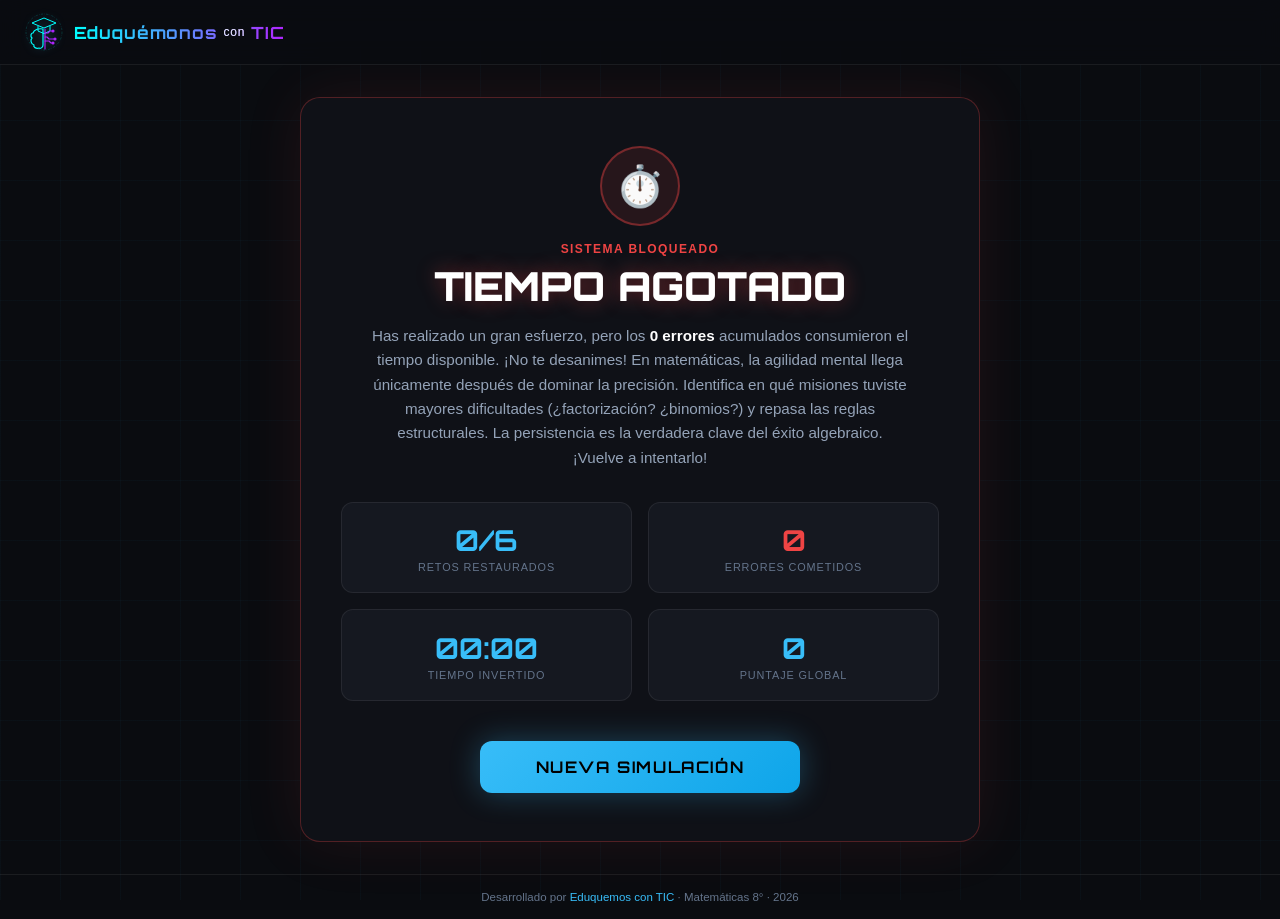
<file: cierre.html>
<!DOCTYPE html>
<html lang="es" data-theme="dark">
<head>
  <meta charset="UTF-8" />
  <meta name="viewport" content="width=device-width, initial-scale=1.0" />
  <title>Misión Finalizada — Escape Room Algebraico</title>

  <link href="https://api.fontshare.com/v2/css?f[]=satoshi@400,500,700&display=swap" rel="stylesheet">
  <link rel="preconnect" href="https://fonts.googleapis.com">
  <link rel="preconnect" href="https://fonts.gstatic.com" crossorigin>
  <link href="https://fonts.googleapis.com/css2?family=Orbitron:wght@700;900&display=swap" rel="stylesheet">

  <style>
    *, *::before, *::after { box-sizing: border-box; margin: 0; padding: 0; }
    html { -webkit-font-smoothing: antialiased; scroll-behavior: smooth; }

    :root {
      --bg: #0a0c10; --surface: #0f1117; --surface-2: #151820; --border: rgba(255,255,255,0.07);
      --accent: #38BDF8; --accent-2: #818CF8; --gold: #F59E0B; --green: #34D399; --red: #EF4444;
      --text: #e2e8f0; --muted: #64748b; 
      --font-body: 'Satoshi', sans-serif; --font-mono: 'Orbitron', monospace;
      --radius: 12px; --radius-lg: 20px;
    }

    body {
      font-family: var(--font-body); background: var(--bg); color: var(--text);
      min-height: 100dvh; display: flex; flex-direction: column; overflow-x: hidden;
    }

    .bg-grid {
      position: fixed; inset: 0; z-index: 0;
      background-image: linear-gradient(rgba(56,189,248,.03) 1px, transparent 1px),
                        linear-gradient(90deg, rgba(56,189,248,.03) 1px, transparent 1px);
      background-size: 60px 60px; pointer-events: none;
    }

    /* ── HEADER PREMIUM ── */
    header {
      position: sticky; top: 0; z-index: 100;
      display: flex; align-items: center; justify-content: space-between;
      padding: 0.75rem 1.5rem;
      background: rgba(10,12,16,0.88); backdrop-filter: blur(12px);
      border-bottom: 1px solid var(--border);
    }
    .header-left { display: flex; align-items: center; gap: 1rem; }
    .logo-link { display: flex; align-items: center; gap: 0.6rem; text-decoration: none; }
    
    /* Configuración específica para el SVG en el Header */
    .logo-svg { 
      width: 40px; 
      height: 40px; 
      display: block;
      filter: drop-shadow(0 0 4px rgba(56,189,248,0.3));
    }
    
    .logo-text {
      font-family: var(--font-mono); font-size: 1.05rem; font-weight: 700; letter-spacing: 0.05em;
      background: linear-gradient(90deg, #00FFFF, #B026FF);
      -webkit-background-clip: text; -webkit-text-fill-color: transparent;
      display: flex; align-items: center;
    }
    .logo-text span {
      font-family: var(--font-body); font-size: 0.75rem; font-weight: 500;
      color: #E2E8F0; -webkit-text-fill-color: #E2E8F0;
      margin: 0 0.35rem; text-transform: lowercase;
    }

    main {
      position: relative; z-index: 1; flex: 1;
      display: flex; flex-direction: column; align-items: center; justify-content: center;
      padding: 2rem 1.5rem; gap: 1.5rem;
    }

    .card {
      width: 100%; max-width: 680px; 
      background: var(--surface); border: 1px solid var(--border);
      border-radius: var(--radius-lg); overflow: hidden;
      box-shadow: 0 0 50px rgba(0,0,0,0.4);
      text-align: center;
      animation: fade-up 0.8s ease both;
    }

    /* Variantes de estado */
    .card.success { border-color: rgba(52,211,153,0.3); box-shadow: 0 0 60px rgba(52,211,153,0.1); }
    .card.warning { border-color: rgba(245,158,11,0.4); box-shadow: 0 0 60px rgba(245,158,11,0.1); }
    .card.timeout { border-color: rgba(239,68,68,0.3); box-shadow: 0 0 60px rgba(239,68,68,0.1); }

    .card-body { padding: 3rem 2.5rem; display: flex; flex-direction: column; align-items: center; }

    .icon-wrap {
      width: 80px; height: 80px; border-radius: 50%;
      display: flex; align-items: center; justify-content: center;
      font-size: 2.5rem; margin-bottom: 1rem; border: 2px solid;
    }
    .success .icon-wrap { background: rgba(52,211,153,0.1); border-color: rgba(52,211,153,0.4); color: var(--green); }
    .warning .icon-wrap { background: rgba(245,158,11,0.1); border-color: rgba(245,158,11,0.4); color: var(--gold); }
    .timeout .icon-wrap { background: rgba(239,68,68,0.1); border-color: rgba(239,68,68,0.4); color: var(--red); }

    .eyebrow {
      font-size: 0.75rem; font-weight: 700; letter-spacing: 0.12em; text-transform: uppercase;
      color: var(--muted); margin-bottom: 0.5rem;
    }
    .success .eyebrow { color: var(--green); }
    .warning .eyebrow { color: var(--gold); }
    .timeout .eyebrow { color: var(--red); }

    .titulo {
      font-family: var(--font-mono); font-size: clamp(1.8rem, 4vw, 2.5rem); line-height: 1.1;
      margin-bottom: 1rem; font-weight: 900; color: #fff;
    }
    .success .titulo { text-shadow: 0 0 20px rgba(52,211,153,0.4); }
    .warning .titulo { text-shadow: 0 0 20px rgba(245,158,11,0.4); }
    .timeout .titulo { text-shadow: 0 0 20px rgba(239,68,68,0.4); }

    .mensaje { font-size: 0.95rem; line-height: 1.6; color: #94a3b8; margin-bottom: 2rem; max-width: 540px; }
    .mensaje strong { color: #fff; }

    /* Stats Globales (Grilla de 4) */
    .stats-global {
      display: grid; grid-template-columns: 1fr 1fr; gap: 1rem; width: 100%; justify-content: center; margin-bottom: 2.5rem;
    }
    .stat-box {
      background: var(--surface-2); border: 1px solid var(--border);
      border-radius: var(--radius); padding: 1.2rem;
    }
    .stat-val { font-family: var(--font-mono); font-size: 1.8rem; font-weight: 700; color: var(--accent); margin-bottom: 0.2rem; }
    .success .stat-box .stat-val { color: var(--green); }
    .warning .stat-box .stat-val { color: var(--gold); }
    .stat-lbl { font-size: 0.68rem; color: var(--muted); text-transform: uppercase; letter-spacing: 0.08em; }

    .error-val { color: var(--red) !important; }

    /* Botón */
    .btn {
      display: inline-flex; align-items: center; justify-content: center; gap: 0.75rem;
      padding: 1rem 2rem; font-family: var(--font-mono); font-size: 1rem; font-weight: 700;
      letter-spacing: 0.1em; text-transform: uppercase; border: none; border-radius: var(--radius);
      cursor: pointer; transition: 0.2s ease; width: 100%; max-width: 320px;
    }
    .success .btn {
      background: linear-gradient(135deg, var(--green) 0%, #10b981 100%); color: #000;
      box-shadow: 0 0 30px rgba(52,211,153,0.3);
    }
    .warning .btn {
      background: linear-gradient(135deg, var(--gold) 0%, #d97706 100%); color: #000;
      box-shadow: 0 0 30px rgba(245,158,11,0.3);
    }
    .timeout .btn {
      background: linear-gradient(135deg, var(--accent) 0%, #0ea5e9 100%); color: #000;
      box-shadow: 0 0 30px rgba(56,189,248,0.3);
    }
    .btn:hover { transform: translateY(-2px); filter: brightness(1.1); }

    footer {
      position: relative; z-index: 1; text-align: center; padding: 1rem;
      font-size: 0.72rem; color: var(--muted); border-top: 1px solid var(--border);
    }
    footer span { color: var(--accent); }

    @keyframes fade-up { from {opacity:0; transform:translateY(20px)} to {opacity:1; transform:translateY(0)} }

    @media (max-width: 520px) {
      .card-body { padding: 2rem 1.25rem; }
      .stats-global { grid-template-columns: 1fr; }
      header{padding:.75rem .8rem} .logo-text span { display: none; }
    }
  </style>
</head>
<body>

  <div class="bg-grid" aria-hidden="true"></div>

  <!-- ── HEADER PREMIUM ── -->
  <header>
    <div class="header-left">
      <a href="index.html" class="logo-link">
        
        <!-- ÍCONO SVG CEREBRO-CIRCUITO -->
        <svg class="logo-svg" viewBox="50 50 200 200" xmlns="http://www.w3.org/2000/svg">
          <g>
            <circle cx="150" cy="150" r="90" fill="none" stroke="#00FFFF" stroke-width="2" stroke-dasharray="12 6 3 6" opacity="0.4"/>
            <path d="M 150 80 L 90 105 L 150 130 L 210 105 Z" fill="none" stroke="#00FFFF" stroke-width="5" stroke-linejoin="round"/>
            <path d="M 120 120 V 145 L 150 158 L 180 145 V 120" fill="none" stroke="#00FFFF" stroke-width="5" stroke-linejoin="round"/>
            <g stroke="#00FFFF" stroke-width="6" fill="none" stroke-linecap="round" stroke-linejoin="round">
              <path d="M 145 135 C 120 130, 100 140, 95 155 C 85 155, 80 170, 90 180 C 80 190, 85 210, 100 215 C 95 225, 110 235, 125 230 C 135 235, 145 225, 145 215 Z"/>
            </g>
            <g stroke="#B026FF" stroke-width="5.5" fill="none" stroke-linecap="round" stroke-linejoin="round">
              <path d="M 155 135 V 235"/>
              <path d="M 155 155 H 170 L 180 145 H 195"/> <circle cx="195" cy="145" r="5" fill="#B026FF"/>
              <path d="M 155 175 H 165 L 175 185 H 205"/> <circle cx="205" cy="185" r="5" fill="#B026FF"/>
              <path d="M 155 195 H 175 L 185 205 H 195"/> <circle cx="195" cy="205" r="5" fill="#B026FF"/>
            </g>
          </g>
        </svg>

        <!-- TEXTO DEL LOGO -->
        <span class="logo-text">Eduquémonos<span>con</span>TIC</span>
      </a>
    </div>
  </header>

  <main>
    <div id="resultado-card" class="card" role="main">
      <div class="card-body">

        <div class="icon-wrap" id="icon-resultado">🏆</div>

        <p class="eyebrow" id="text-eyebrow">Evaluación del Sistema</p>
        <h1 class="titulo" id="text-titulo">Calculando...</h1>

        <p class="mensaje" id="text-mensaje">Analizando el registro de eventos...</p>

        <!-- Stats -->
        <div class="stats-global">
          <div class="stat-box">
            <div class="stat-val" id="stat-retos">0/6</div>
            <div class="stat-lbl">Retos Restaurados</div>
          </div>
          <div class="stat-box">
            <div class="stat-val error-val" id="stat-errores">0</div>
            <div class="stat-lbl">Errores Cometidos</div>
          </div>
          <div class="stat-box">
            <div class="stat-val" id="stat-tiempo">00:00</div>
            <div class="stat-lbl">Tiempo Invertido</div>
          </div>
          <div class="stat-box">
            <div class="stat-val" id="stat-puntaje">0</div>
            <div class="stat-lbl">Puntaje Global</div>
          </div>
        </div>

        <button id="btn-reiniciar" class="btn">
          <span>NUEVA SIMULACIÓN</span>
        </button>

      </div>
    </div>
  </main>

  <footer>Desarrollado por <span>Eduquemos con TIC</span> · Matemáticas 8° · 2026</footer>

  <script>
    document.addEventListener('DOMContentLoaded', () => {
      const TOTAL_RETOS = 6;
      const DURATION_SEC = 45 * 60;
      
      let estado = { startTime: Date.now(), resueltos: [], penalizacion: 0, totalErrores: 0 };
      try {
        const saved = sessionStorage.getItem('er-state');
        if(saved) estado = JSON.parse(saved);
      } catch(e){}

      const resueltosCount = Array.isArray(estado.resueltos) ? estado.resueltos.length : 0;
      const totalErrores = estado.totalErrores || 0;
      const exito = resueltosCount >= TOTAL_RETOS;

      // Cálculo de tiempo
      const elapsedRaw = estado.startTime ? Math.floor((Date.now() - estado.startTime) / 1000) : 0;
      const penalizacion = estado.penalizacion || 0;
      const totalTimeUsed = Math.min(elapsedRaw + penalizacion, DURATION_SEC); 

      const m = Math.floor(totalTimeUsed / 60);
      const s = totalTimeUsed % 60;
      const timeStr = String(m).padStart(2,'0') + ':' + String(s).padStart(2,'0');

      // Cálculo de Puntaje
      let score = resueltosCount * 1000; 
      if (exito) {
        let timeRemaining = Math.max(0, DURATION_SEC - totalTimeUsed);
        score += Math.floor(timeRemaining * 1.5); 
      }
      let penalizacionDeduccion = totalErrores * 300; 
      score = Math.max(0, score - penalizacionDeduccion); 

      // Elementos del DOM
      const card = document.getElementById('resultado-card');
      const icon = document.getElementById('icon-resultado');
      const eyebrow = document.getElementById('text-eyebrow');
      const titulo = document.getElementById('text-titulo');
      const mensaje = document.getElementById('text-mensaje');

      document.getElementById('stat-retos').textContent = resueltosCount + '/' + TOTAL_RETOS;
      document.getElementById('stat-errores').textContent = totalErrores;
      document.getElementById('stat-tiempo').textContent = timeStr;
      document.getElementById('stat-puntaje').textContent = score;

      if (exito) {
        if (totalErrores === 0) {
            // VICTORIA PERFECTA
            card.classList.add('success');
            icon.textContent = '⚡';
            eyebrow.textContent = 'EJECUCIÓN PERFECTA';
            titulo.textContent = 'SISTEMA 100% RESTAURADO';
            mensaje.innerHTML = '¡Impecable! Has recuperado el control total del algoritmo sin cometer errores. Tienes una comprensión sólida de los patrones algebraicos. Eres una leyenda del álgebra escolar.';
        } else {
            // VICTORIA CON ERRORES - ENFOQUE PEDAGÓGICO
            card.classList.add('warning');
            icon.textContent = '🛠️';
            eyebrow.textContent = 'MISIÓN COMPLETADA CON OBSERVACIONES';
            titulo.textContent = 'SISTEMA RESTAURADO';
            mensaje.innerHTML = `Llegar al final demuestra gran perseverancia, ¡buen trabajo! El algoritmo registró <strong>${totalErrores} errores</strong>, los cuales son excelentes oportunidades de aprendizaje. Muchos de estos fallos ocurren al olvidar el doble producto en un binomio al cuadrado (el famoso <em>2ab</em>) o al confundir la ley de los signos. Tómate un momento para reflexionar sobre los pasos donde dudaste. ¡La precisión algebraica se construye analizando nuestros propios intentos!`;
        }
      } else {
        // DERROTA / TIEMPO AGOTADO - ENFOQUE PEDAGÓGICO
        card.classList.add('timeout');
        icon.textContent = '⏱️';
        eyebrow.textContent = 'SISTEMA BLOQUEADO';
        titulo.textContent = 'TIEMPO AGOTADO';
        mensaje.innerHTML = `Has realizado un gran esfuerzo, pero los <strong>${totalErrores} errores</strong> acumulados consumieron el tiempo disponible. ¡No te desanimes! En matemáticas, la agilidad mental llega únicamente después de dominar la precisión. Identifica en qué misiones tuviste mayores dificultades (¿factorización? ¿binomios?) y repasa las reglas estructurales. La persistencia es la verdadera clave del éxito algebraico. ¡Vuelve a intentarlo!`;
      }

      // Lógica de reiniciar
      document.getElementById('btn-reiniciar').addEventListener('click', () => {
        sessionStorage.removeItem('er-state');
        window.location.href = 'index.html';
      });
    });
  </script>
</body>
</html>
</file>
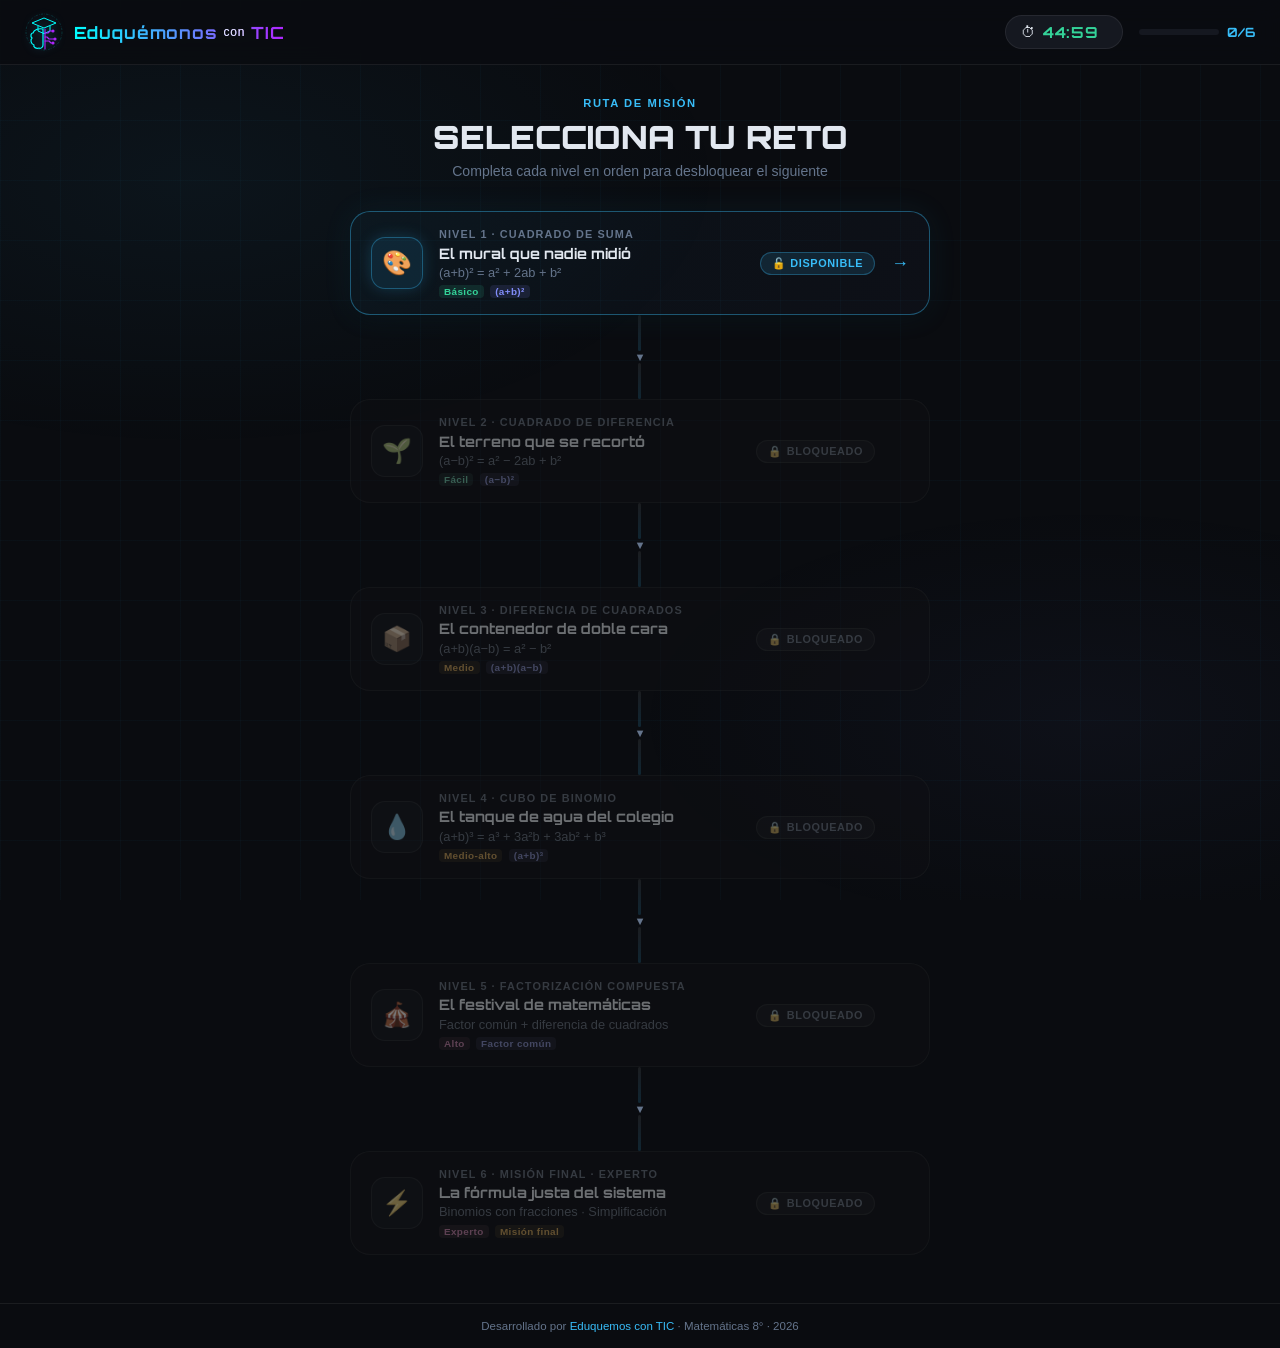
<file: mapa.html>
<!DOCTYPE html>
<html lang="es" data-theme="dark">
<head>
  <meta charset="UTF-8">
  <meta name="viewport" content="width=device-width, initial-scale=1.0">
  <title>Mapa de Misión — Escape Room Algebraico</title>

  <link href="https://api.fontshare.com/v2/css?f[]=satoshi@400,500,700&display=swap" rel="stylesheet">
  <link rel="preconnect" href="https://fonts.googleapis.com">
  <link rel="preconnect" href="https://fonts.gstatic.com" crossorigin>
  <link href="https://fonts.googleapis.com/css2?family=Orbitron:wght@700;900&display=swap" rel="stylesheet">

  <style>
    *, *::before, *::after { box-sizing: border-box; margin: 0; padding: 0; }
    html { -webkit-font-smoothing: antialiased; }

    :root {
      --bg:        #0a0c10;
      --surface:   #0f1117;
      --surface-2: #151820;
      --border:    rgba(255,255,255,0.07);
      --accent:    #38BDF8;
      --accent-2:  #818CF8;
      --gold:      #F59E0B;
      --green:     #34D399;
      --pink:      #F472B6;
      --red:       #F87171;
      --text:      #e2e8f0;
      --muted:     #64748b;
      --font-body: 'Satoshi', sans-serif;
      --font-mono: 'Orbitron', monospace;
      --radius:    12px;
      --radius-lg: 20px;
    }

    body {
      font-family: var(--font-body);
      background: var(--bg);
      color: var(--text);
      min-height: 100dvh;
      display: flex; flex-direction: column;
      overflow-x: hidden;
    }

    /* ── Fondo ─────────────────────────────────────────── */
    .bg-grid {
      position: fixed; inset: 0; z-index: 0;
      background-image:
        linear-gradient(rgba(56,189,248,0.03) 1px, transparent 1px),
        linear-gradient(90deg,rgba(56,189,248,0.03) 1px,transparent 1px);
      background-size: 60px 60px; pointer-events: none;
    }
    .bg-glow {
      position: fixed; inset: 0; z-index: 0;
      background:
        radial-gradient(ellipse 70% 50% at 15% 20%,rgba(56,189,248,0.05) 0%,transparent 60%),
        radial-gradient(ellipse 60% 40% at 85% 80%,rgba(129,140,248,0.04) 0%,transparent 60%);
      pointer-events: none;
      animation: glow-pulse 8s ease-in-out infinite alternate;
    }
    @keyframes glow-pulse { 0%{opacity:.6} 100%{opacity:1} }

    /* ── Header Premium ────────────────────────────────────────── */
    header {
      position: sticky; top: 0; z-index: 100;
      display: flex; align-items: center; justify-content: space-between;
      padding: 0.75rem 1.5rem;
      background: rgba(10,12,16,0.88); backdrop-filter: blur(12px);
      border-bottom: 1px solid var(--border);
    }
    .header-left { display: flex; align-items: center; gap: 1rem; }
    .logo-link { display: flex; align-items: center; gap: 0.6rem; text-decoration: none; }
    
    /* Configuración específica para el SVG en el Header */
    .logo-svg { 
      width: 40px; 
      height: 40px; 
      display: block;
      filter: drop-shadow(0 0 4px rgba(56,189,248,0.3));
    }
    
    .logo-text {
      font-family: var(--font-mono); font-size: 1.05rem; font-weight: 700; letter-spacing: 0.05em;
      background: linear-gradient(90deg, #00FFFF, #B026FF);
      -webkit-background-clip: text; -webkit-text-fill-color: transparent;
      display: flex; align-items: center;
    }
    .logo-text span {
      font-family: var(--font-body); font-size: 0.75rem; font-weight: 500;
      color: #E2E8F0; -webkit-text-fill-color: #E2E8F0;
      margin: 0 0.35rem; text-transform: lowercase;
    }

    /* Reloj y progreso */
    .header-right {
      display: flex; align-items: center; gap: 1rem;
    }
    .clock-wrap {
      display: flex; align-items: center; gap: 0.5rem;
      padding: 0.4rem 0.9rem;
      background: var(--surface-2);
      border: 1px solid var(--border);
      border-radius: 999px;
    }
    .clock-icon { font-size: 0.9rem; }
    #clock {
      font-family: var(--font-mono); font-size: 0.95rem;
      font-weight: 700; color: var(--green);
      letter-spacing: 0.06em;
      transition: color 0.3s ease;
      min-width: 5ch;
    }
    #clock.warning { color: var(--gold); }
    #clock.danger  { color: var(--red); animation: tick-danger 0.5s ease-in-out infinite alternate; }
    @keyframes tick-danger { from{opacity:1} to{opacity:0.5} }

    #penalizacion-txt {
      font-size: 0.72rem; color: var(--red);
      font-family: var(--font-mono);
      font-weight: 700;
    }
    #penalizacion-txt.hidden { display: none; }

    .progreso-wrap {
      display: flex; align-items: center; gap: 0.5rem;
      font-size: 0.8rem; color: var(--muted);
    }
    #progress-txt {
      font-family: var(--font-mono); font-size: 0.8rem;
      color: var(--accent); font-weight: 700;
    }
    .barra-outer {
      width: 80px; height: 6px;
      background: var(--surface-2);
      border-radius: 999px; overflow: hidden;
    }
    #progress-bar {
      height: 100%; width: 0%;
      background: linear-gradient(90deg, var(--accent), var(--accent-2));
      border-radius: 999px;
      transition: width 0.6s ease;
    }

    /* ── Main ──────────────────────────────────────────── */
    main {
      position: relative; z-index: 1; flex: 1;
      display: flex; flex-direction: column;
      align-items: center;
      padding: 2rem 1.5rem 3rem;
      gap: 2rem;
    }

    /* ── Título sección ────────────────────────────────── */
    .mapa-header {
      text-align: center;
      animation: fade-up 0.6s ease both;
    }
    .mapa-eyebrow {
      font-size: 0.7rem; font-weight: 700;
      letter-spacing: 0.14em; text-transform: uppercase;
      color: var(--accent); margin-bottom: 0.5rem;
    }
    .mapa-titulo {
      font-family: var(--font-mono);
      font-size: clamp(1.3rem, 3vw, 2rem);
      font-weight: 900; color: var(--text);
    }
    .mapa-sub {
      margin-top: 0.4rem; font-size: 0.88rem; color: var(--muted);
    }
    @keyframes fade-up { from{opacity:0;transform:translateY(14px)} to{opacity:1;transform:translateY(0)} }

    /* ── Camino del mapa ───────────────────────────────── */
    .mapa-path {
      width: 100%; max-width: 720px;
      display: flex; flex-direction: column;
      align-items: center; gap: 0;
    }

    /* Conector entre nodos */
    .conector {
      display: flex; align-items: center;
      flex-direction: column;
      gap: 0;
    }
    .conector-line {
      width: 3px; height: 36px;
      background: linear-gradient(180deg, var(--border) 0%, rgba(56,189,248,0.15) 100%);
      border-radius: 2px;
      transition: background 0.4s ease;
    }
    .conector-line.done {
      background: linear-gradient(180deg, var(--accent) 0%, var(--accent-2) 100%);
      box-shadow: 0 0 8px rgba(56,189,248,0.3);
    }
    .conector-arrow {
      font-size: 0.7rem; color: var(--muted);
      transition: color 0.3s ease;
    }
    .conector-arrow.done { color: var(--accent); }

    /* ── Nodo ──────────────────────────────────────────── */
    .nodo-wrap {
      width: 100%; max-width: 580px;
      animation: fade-up 0.5s ease both;
    }
    .nodo-wrap:nth-child(1)  { animation-delay: 0.05s; }
    .nodo-wrap:nth-child(3)  { animation-delay: 0.10s; }
    .nodo-wrap:nth-child(5)  { animation-delay: 0.15s; }
    .nodo-wrap:nth-child(7)  { animation-delay: 0.20s; }
    .nodo-wrap:nth-child(9)  { animation-delay: 0.25s; }
    .nodo-wrap:nth-child(11) { animation-delay: 0.30s; }

    /* El <a> nodo */
    a.nodo {
      display: flex; align-items: center; gap: 1rem;
      padding: 1rem 1.25rem;
      background: var(--surface);
      border: 1px solid var(--border);
      border-radius: var(--radius-lg);
      text-decoration: none; color: inherit;
      transition: transform 0.2s ease, box-shadow 0.2s ease, border-color 0.3s ease;
      cursor: default;
      width: 100%;
    }

    /* ── Estado: bloqueado ── */
    a.nodo.locked {
      opacity: 0.45;
      cursor: not-allowed;
      filter: grayscale(0.5);
    }

    /* ── Estado: disponible ── */
    a.nodo.active-node {
      border-color: rgba(56,189,248,0.4);
      background: linear-gradient(135deg, rgba(56,189,248,0.04), rgba(129,140,248,0.03));
      cursor: pointer;
      box-shadow: 0 0 30px rgba(56,189,248,0.08), 0 4px 20px rgba(0,0,0,0.3);
    }
    a.nodo.active-node:hover {
      transform: translateY(-3px);
      box-shadow: 0 0 45px rgba(56,189,248,0.2), 0 8px 32px rgba(0,0,0,0.4);
      border-color: rgba(56,189,248,0.7);
    }
    a.nodo.active-node:active { transform: translateY(0); }

    /* ── Estado: completado ── */
    a.nodo.completed {
      border-color: rgba(52,211,153,0.3);
      background: linear-gradient(135deg, rgba(52,211,153,0.04), rgba(56,189,248,0.02));
      cursor: pointer;
      opacity: 0.85;
    }
    a.nodo.completed:hover {
      transform: translateY(-2px);
      border-color: rgba(52,211,153,0.6);
      box-shadow: 0 0 25px rgba(52,211,153,0.12);
      opacity: 1;
    }

    /* Icono del nodo */
    .nodo-icon {
      display: flex; align-items: center; justify-content: center;
      width: 52px; height: 52px; border-radius: 14px;
      font-size: 1.5rem; flex-shrink: 0;
      border: 1px solid var(--border);
      background: var(--surface-2);
      transition: background 0.3s ease, border-color 0.3s ease, box-shadow 0.3s ease;
    }
    a.nodo.active-node .nodo-icon {
      background: rgba(56,189,248,0.1);
      border-color: rgba(56,189,248,0.35);
      box-shadow: 0 0 16px rgba(56,189,248,0.2);
    }
    a.nodo.completed .nodo-icon {
      background: rgba(52,211,153,0.1);
      border-color: rgba(52,211,153,0.35);
    }

    /* Contenido textual */
    .nodo-content { flex: 1; min-width: 0; }
    .nodo-eyebrow {
      font-size: 0.68rem; font-weight: 700;
      letter-spacing: 0.1em; text-transform: uppercase;
      color: var(--muted); margin-bottom: 0.2rem;
    }
    .nodo-titulo {
      font-family: var(--font-mono); font-size: 0.9rem;
      font-weight: 700; color: var(--text);
      white-space: nowrap; overflow: hidden; text-overflow: ellipsis;
    }
    .nodo-formula {
      font-size: 0.8rem; color: var(--muted);
      margin-top: 0.2rem;
    }

    /* Badge de estado */
    .nodo-status-label {
      display: inline-flex; align-items: center; gap: 0.3rem;
      padding: 0.25rem 0.7rem; border-radius: 999px;
      font-size: 0.68rem; font-weight: 700;
      letter-spacing: 0.06em; text-transform: uppercase;
      white-space: nowrap; flex-shrink: 0;
      border: 1px solid transparent;
    }
    .status-locked {
      background: rgba(255,255,255,0.04);
      border-color: var(--border); color: var(--muted);
    }
    .status-active {
      background: rgba(56,189,248,0.12);
      border-color: rgba(56,189,248,0.3);
      color: var(--accent);
      animation: pulse-badge 2s ease-in-out infinite;
    }
    @keyframes pulse-badge {
      0%,100%{box-shadow:0 0 0 0 rgba(56,189,248,0.3)}
      50%{box-shadow:0 0 0 6px rgba(56,189,248,0)}
    }
    .status-completed {
      background: rgba(52,211,153,0.12);
      border-color: rgba(52,211,153,0.3);
      color: var(--green);
    }

    /* Flecha derecha */
    .nodo-arrow {
      font-size: 1.1rem; color: var(--muted);
      flex-shrink: 0; opacity: 0;
      transition: opacity 0.2s ease, transform 0.2s ease;
    }
    a.nodo.active-node .nodo-arrow,
    a.nodo.completed   .nodo-arrow {
      opacity: 1; color: var(--accent);
    }
    a.nodo:hover .nodo-arrow { transform: translateX(4px); }

    /* ── Reto final especial ─────────────────────────── */
    a.nodo[data-id="6"].active-node {
      border-color: rgba(245,158,11,0.4);
      background: linear-gradient(135deg,rgba(245,158,11,0.06),rgba(244,114,182,0.04));
      box-shadow: 0 0 40px rgba(245,158,11,0.1);
    }
    a.nodo[data-id="6"].active-node .nodo-icon {
      background: rgba(245,158,11,0.12);
      border-color: rgba(245,158,11,0.4);
      box-shadow: 0 0 20px rgba(245,158,11,0.2);
    }
    a.nodo[data-id="6"].active-node .nodo-status-label {
      background: rgba(245,158,11,0.12);
      border-color: rgba(245,158,11,0.35);
      color: var(--gold);
      animation: pulse-gold 2s ease-in-out infinite;
    }
    @keyframes pulse-gold {
      0%,100%{box-shadow:0 0 0 0 rgba(245,158,11,0.3)}
      50%{box-shadow:0 0 0 6px rgba(245,158,11,0)}
    }
    a.nodo[data-id="6"].active-node .nodo-arrow { color: var(--gold); }

    /* ── Tags de dificultad ─────────────────────────── */
    .nodo-tags { display: flex; gap: 0.4rem; margin-top: 0.35rem; flex-wrap: wrap; }
    .ntag {
      padding: 0.1em 0.5em; border-radius: 4px;
      font-size: 0.62rem; font-weight: 700;
      letter-spacing: 0.04em;
    }
    .ntag-green  { background:rgba(52,211,153,.12); color:var(--green); }
    .ntag-gold   { background:rgba(245,158,11,.12); color:var(--gold); }
    .ntag-pink   { background:rgba(244,114,182,.12);color:var(--pink); }
    .ntag-purple { background:rgba(129,140,248,.12);color:var(--accent-2); }

    /* ── Footer ─────────────────────────────────────── */
    footer {
      position: relative; z-index: 1;
      text-align: center; padding: 1rem;
      font-size: 0.72rem; color: var(--muted);
      border-top: 1px solid var(--border);
    }
    footer span { color: var(--accent); }

    /* ── Responsive ──────────────────────────────────── */
    @media (max-width: 520px) {
      .logo-text span { display: none; }
      .nodo-formula { display: none; }
      .nodo-tags    { display: none; }
      .barra-outer  { width: 50px; }
    }
  </style>
</head>
<body>

  <div class="bg-grid" aria-hidden="true"></div>
  <div class="bg-glow" aria-hidden="true"></div>

  <!-- ── HEADER PREMIUM ── -->
  <header>
    <div class="header-left">
      <a href="index.html" class="logo-link">
        
        <!-- ÍCONO SVG CEREBRO-CIRCUITO -->
        <svg class="logo-svg" viewBox="50 50 200 200" xmlns="http://www.w3.org/2000/svg">
          <g>
            <circle cx="150" cy="150" r="90" fill="none" stroke="#00FFFF" stroke-width="2" stroke-dasharray="12 6 3 6" opacity="0.4"/>
            <path d="M 150 80 L 90 105 L 150 130 L 210 105 Z" fill="none" stroke="#00FFFF" stroke-width="5" stroke-linejoin="round"/>
            <path d="M 120 120 V 145 L 150 158 L 180 145 V 120" fill="none" stroke="#00FFFF" stroke-width="5" stroke-linejoin="round"/>
            <g stroke="#00FFFF" stroke-width="6" fill="none" stroke-linecap="round" stroke-linejoin="round">
              <path d="M 145 135 C 120 130, 100 140, 95 155 C 85 155, 80 170, 90 180 C 80 190, 85 210, 100 215 C 95 225, 110 235, 125 230 C 135 235, 145 225, 145 215 Z"/>
            </g>
            <g stroke="#B026FF" stroke-width="5.5" fill="none" stroke-linecap="round" stroke-linejoin="round">
              <path d="M 155 135 V 235"/>
              <path d="M 155 155 H 170 L 180 145 H 195"/> <circle cx="195" cy="145" r="5" fill="#B026FF"/>
              <path d="M 155 175 H 165 L 175 185 H 205"/> <circle cx="205" cy="185" r="5" fill="#B026FF"/>
              <path d="M 155 195 H 175 L 185 205 H 195"/> <circle cx="195" cy="205" r="5" fill="#B026FF"/>
            </g>
          </g>
        </svg>

        <!-- TEXTO DEL LOGO -->
        <span class="logo-text">Eduquémonos<span>con</span>TIC</span>
      </a>
    </div>

    <!-- Reloj y Progreso -->
    <div class="header-right">
      <div class="clock-wrap" aria-label="Tiempo restante">
        <span class="clock-icon" aria-hidden="true">⏱</span>
        <span id="clock" aria-live="polite">45:00</span>
        <span id="penalizacion-txt" class="hidden" aria-live="assertive"></span>
      </div>
      <div class="progreso-wrap" aria-label="Retos completados">
        <div class="barra-outer">
          <div id="progress-bar" role="progressbar" aria-valuemin="0" aria-valuemax="100" aria-valuenow="0"></div>
        </div>
        <span id="progress-txt">0/6</span>
      </div>
    </div>
  </header>

  <!-- ── MAIN ── -->
  <main>

    <div class="mapa-header">
      <p class="mapa-eyebrow">Ruta de misión</p>
      <h1 class="mapa-titulo">SELECCIONA TU RETO</h1>
      <p class="mapa-sub">Completa cada nivel en orden para desbloquear el siguiente</p>
    </div>

    <!-- ── CAMINO ── -->
    <div class="mapa-path" role="list" aria-label="Retos del escape room">

      <!-- RETO 1 -->
      <div class="nodo-wrap" role="listitem">
        <a id="nodo-1" class="nodo locked" data-id="1"
           href="#" aria-label="Reto 1: El mural que nadie midió">
          <div class="nodo-icon" aria-hidden="true">🎨</div>
          <div class="nodo-content">
            <p class="nodo-eyebrow">Nivel 1 · Cuadrado de suma</p>
            <p class="nodo-titulo">El mural que nadie midió</p>
            <p class="nodo-formula">(a+b)² = a² + 2ab + b²</p>
            <div class="nodo-tags">
              <span class="ntag ntag-green">Básico</span>
              <span class="ntag ntag-purple">(a+b)²</span>
            </div>
          </div>
          <span class="nodo-status-label status-locked" aria-label="Estado del reto">🔒 Bloqueado</span>
          <span class="nodo-arrow" aria-hidden="true">→</span>
        </a>
      </div>

      <!-- Conector 1→2 -->
      <div class="conector" id="conector-1" aria-hidden="true">
        <div class="conector-line" id="line-1"></div>
        <span class="conector-arrow" id="arrow-1">▼</span>
        <div class="conector-line"></div>
      </div>

      <!-- RETO 2 -->
      <div class="nodo-wrap" role="listitem">
        <a id="nodo-2" class="nodo locked" data-id="2"
           href="#" aria-label="Reto 2: El terreno que se recortó">
          <div class="nodo-icon" aria-hidden="true">🌱</div>
          <div class="nodo-content">
            <p class="nodo-eyebrow">Nivel 2 · Cuadrado de diferencia</p>
            <p class="nodo-titulo">El terreno que se recortó</p>
            <p class="nodo-formula">(a−b)² = a² − 2ab + b²</p>
            <div class="nodo-tags">
              <span class="ntag ntag-green">Fácil</span>
              <span class="ntag ntag-purple">(a−b)²</span>
            </div>
          </div>
          <span class="nodo-status-label status-locked">🔒 Bloqueado</span>
          <span class="nodo-arrow" aria-hidden="true">→</span>
        </a>
      </div>

      <!-- Conector 2→3 -->
      <div class="conector" id="conector-2" aria-hidden="true">
        <div class="conector-line" id="line-2"></div>
        <span class="conector-arrow" id="arrow-2">▼</span>
        <div class="conector-line"></div>
      </div>

      <!-- RETO 3 -->
      <div class="nodo-wrap" role="listitem">
        <a id="nodo-3" class="nodo locked" data-id="3"
           href="#" aria-label="Reto 3: El contenedor de doble cara">
          <div class="nodo-icon" aria-hidden="true">📦</div>
          <div class="nodo-content">
            <p class="nodo-eyebrow">Nivel 3 · Diferencia de cuadrados</p>
            <p class="nodo-titulo">El contenedor de doble cara</p>
            <p class="nodo-formula">(a+b)(a−b) = a² − b²</p>
            <div class="nodo-tags">
              <span class="ntag ntag-gold">Medio</span>
              <span class="ntag ntag-purple">(a+b)(a−b)</span>
            </div>
          </div>
          <span class="nodo-status-label status-locked">🔒 Bloqueado</span>
          <span class="nodo-arrow" aria-hidden="true">→</span>
        </a>
      </div>

      <!-- Conector 3→4 -->
      <div class="conector" id="conector-3" aria-hidden="true">
        <div class="conector-line" id="line-3"></div>
        <span class="conector-arrow" id="arrow-3">▼</span>
        <div class="conector-line"></div>
      </div>

      <!-- RETO 4 -->
      <div class="nodo-wrap" role="listitem">
        <a id="nodo-4" class="nodo locked" data-id="4"
           href="#" aria-label="Reto 4: El tanque de agua del colegio">
          <div class="nodo-icon" aria-hidden="true">💧</div>
          <div class="nodo-content">
            <p class="nodo-eyebrow">Nivel 4 · Cubo de binomio</p>
            <p class="nodo-titulo">El tanque de agua del colegio</p>
            <p class="nodo-formula">(a+b)³ = a³ + 3a²b + 3ab² + b³</p>
            <div class="nodo-tags">
              <span class="ntag ntag-gold">Medio-alto</span>
              <span class="ntag ntag-purple">(a+b)³</span>
            </div>
          </div>
          <span class="nodo-status-label status-locked">🔒 Bloqueado</span>
          <span class="nodo-arrow" aria-hidden="true">→</span>
        </a>
      </div>

      <!-- Conector 4→5 -->
      <div class="conector" id="conector-4" aria-hidden="true">
        <div class="conector-line" id="line-4"></div>
        <span class="conector-arrow" id="arrow-4">▼</span>
        <div class="conector-line"></div>
      </div>

      <!-- RETO 5 -->
      <div class="nodo-wrap" role="listitem">
        <a id="nodo-5" class="nodo locked" data-id="5"
           href="#" aria-label="Reto 5: El festival de matemáticas">
          <div class="nodo-icon" aria-hidden="true">🎪</div>
          <div class="nodo-content">
            <p class="nodo-eyebrow">Nivel 5 · Factorización compuesta</p>
            <p class="nodo-titulo">El festival de matemáticas</p>
            <p class="nodo-formula">Factor común + diferencia de cuadrados</p>
            <div class="nodo-tags">
              <span class="ntag ntag-pink">Alto</span>
              <span class="ntag ntag-purple">Factor común</span>
            </div>
          </div>
          <span class="nodo-status-label status-locked">🔒 Bloqueado</span>
          <span class="nodo-arrow" aria-hidden="true">→</span>
        </a>
      </div>

      <!-- Conector 5→6 -->
      <div class="conector" id="conector-5" aria-hidden="true">
        <div class="conector-line" id="line-5"></div>
        <span class="conector-arrow" id="arrow-5">▼</span>
        <div class="conector-line"></div>
      </div>

      <!-- RETO 6 — MISIÓN FINAL -->
      <div class="nodo-wrap" role="listitem">
        <a id="nodo-6" class="nodo locked" data-id="6"
           href="#" aria-label="Reto 6: La fórmula justa del sistema — Misión final">
          <div class="nodo-icon" aria-hidden="true">⚡</div>
          <div class="nodo-content">
            <p class="nodo-eyebrow">Nivel 6 · Misión final · Experto</p>
            <p class="nodo-titulo">La fórmula justa del sistema</p>
            <p class="nodo-formula">Binomios con fracciones · Simplificación</p>
            <div class="nodo-tags">
              <span class="ntag ntag-pink">Experto</span>
              <span class="ntag ntag-gold">Misión final</span>
            </div>
          </div>
          <span class="nodo-status-label status-locked">🔒 Bloqueado</span>
          <span class="nodo-arrow" aria-hidden="true">→</span>
        </a>
      </div>

    </div>
  </main>

  <footer>
    Desarrollado por <span>Eduquemos con TIC</span> · Matemáticas 8° · 2026
  </footer>

  <script>
    // ── LÓGICA DE JUEGO A PRUEBA DE FALLOS ──
    const TOTAL_RETOS = 6;
    const DURATION_SEC = 45 * 60;

    function getOrInitState() {
      let st = { startTime: Date.now(), resueltos: [], penalizacion: 0 };
      try {
        const saved = sessionStorage.getItem('er-state');
        if (saved) {
          const parsed = JSON.parse(saved);
          if (parsed && parsed.startTime) {
            st = parsed; 
          }
        }
      } catch(e) {}
      
      sessionStorage.setItem('er-state', JSON.stringify(st));
      return st;
    }
    
    function formatTime(sec){ 
      const m = Math.floor(sec/60);
      const s = sec%60; 
      return String(m).padStart(2,'0') + ':' + String(s).padStart(2,'0'); 
    }
    
    function getTiempoRestante(estadoActual){ 
      const elapsed = Math.floor((Date.now() - estadoActual.startTime) / 1000); 
      return Math.max(0, DURATION_SEC - elapsed - (estadoActual.penalizacion || 0)); 
    }

    document.addEventListener('DOMContentLoaded', () => {
      const st = getOrInitState();

      // ─── 1. RENDERIZAR MAPA (Candados y Conectores) ───
      const resueltos = Array.isArray(st.resueltos) ? st.resueltos : [];
      const siguiente = resueltos.length + 1;

      for (let id = 1; id <= TOTAL_RETOS; id++) {
        const nodo = document.getElementById('nodo-' + id);
        if (!nodo) continue;

        nodo.classList.remove('completed', 'active-node', 'locked');
        const badge = nodo.querySelector('.nodo-status-label');

        if (resueltos.includes(id)) {
          nodo.classList.add('completed');
          nodo.href = 'reto.html?id=' + id;
          nodo.removeAttribute('aria-disabled');
          if (badge) {
            badge.className = 'nodo-status-label status-completed';
            badge.textContent = '✓ Completado';
          }
          const lineEl = document.getElementById('line-' + id);
          const arrowEl = document.getElementById('arrow-' + id);
          if (lineEl) lineEl.classList.add('done');
          if (arrowEl) arrowEl.classList.add('done');
          
        } else if (id === siguiente) {
          nodo.classList.add('active-node');
          nodo.href = 'reto.html?id=' + id;
          nodo.removeAttribute('aria-disabled');
          if (badge) {
            badge.className = 'nodo-status-label status-active';
            badge.textContent = id === TOTAL_RETOS ? '🔓 ¡Misión final!' : '🔓 Disponible';
          }
          
        } else {
          nodo.classList.add('locked');
          nodo.href = '#';
          nodo.setAttribute('aria-disabled', 'true');
          if (badge) {
            badge.className = 'nodo-status-label status-locked';
            badge.textContent = '🔒 Bloqueado';
          }
        }
      }

      // ─── 2. MANEJO DEL RELOJ Y PENALIZACIÓN ───
      const tick = () => {
        let currentSt = getOrInitState();
        const remaining = getTiempoRestante(currentSt);
        
        const clock = document.getElementById('clock');
        const penTxt = document.getElementById('penalizacion-txt');
        
        if(clock) {
            clock.textContent = formatTime(remaining);
            clock.classList.remove('warning','danger');
            if(remaining <= 60) clock.classList.add('danger');
            else if(remaining <= 300) clock.classList.add('warning');
        }

        if(currentSt.penalizacion > 0 && penTxt) {
            penTxt.classList.remove('hidden');
            penTxt.textContent = `-${formatTime(currentSt.penalizacion)}`;
        }

        const currentResueltos = Array.isArray(currentSt.resueltos) ? currentSt.resueltos : [];
        const pct = Math.round((currentResueltos.length / TOTAL_RETOS) * 100);
        
        const progressBar = document.getElementById('progress-bar');
        const progressTxt = document.getElementById('progress-txt');
        if(progressBar) progressBar.style.width = pct + '%';
        if(progressTxt) progressTxt.textContent = currentResueltos.length + '/' + TOTAL_RETOS;

        if(remaining <= 0 || currentResueltos.length >= TOTAL_RETOS) {
            window.location.href = 'cierre.html';
        }
      };
      
      tick(); 
      setInterval(tick, 1000);
    });
  </script>
</body>
</html>
</file>
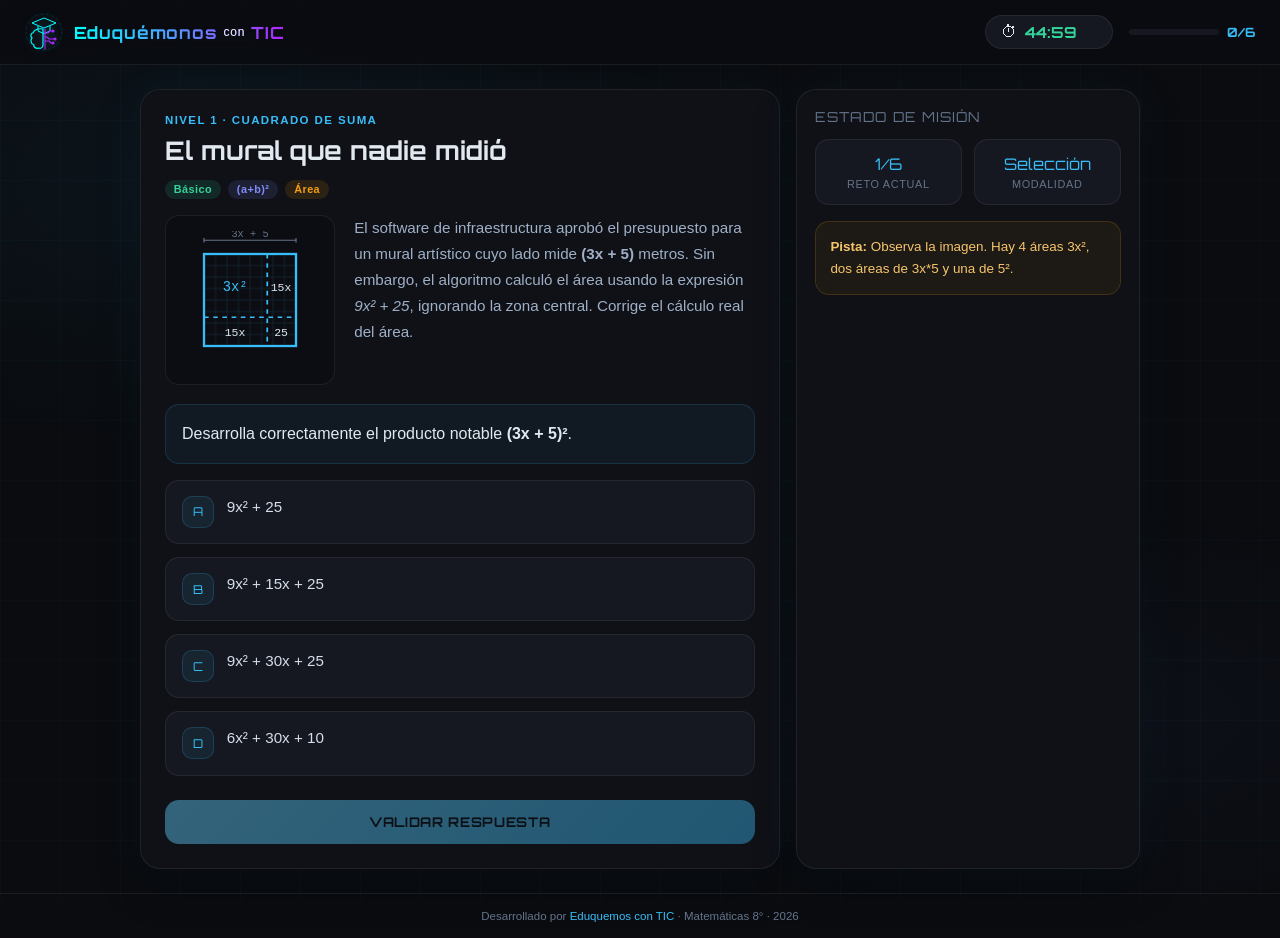
<file: reto.html>
<!DOCTYPE html>
<html lang="es" data-theme="dark">
<head>
  <meta charset="UTF-8">
  <meta name="viewport" content="width=device-width, initial-scale=1.0">
  <title>Misión Finalizada — Escape Room Algebraico</title>

  <link href="https://api.fontshare.com/v2/css?f[]=satoshi@400,500,700&display=swap" rel="stylesheet">
  <link rel="preconnect" href="https://fonts.googleapis.com">
  <link rel="preconnect" href="https://fonts.gstatic.com" crossorigin>
  <link href="https://fonts.googleapis.com/css2?family=Orbitron:wght@700;900&display=swap" rel="stylesheet">

  <style>
    *, *::before, *::after { box-sizing: border-box; margin: 0; padding: 0; }
    html { -webkit-font-smoothing: antialiased; scroll-behavior: smooth; }
    :root {
      --bg:#0a0c10; --surface:#0f1117; --surface-2:#151820; --border:rgba(255,255,255,.07);
      --accent:#38BDF8; --accent-2:#818CF8; --gold:#F59E0B; --green:#34D399; --pink:#F472B6; --red:#F87171;
      --text:#e2e8f0; --muted:#64748b; --font-body:'Satoshi',sans-serif; --font-mono:'Orbitron',monospace;
      --radius:12px; --radius-lg:20px;
    }
    body {
      font-family:var(--font-body); background:var(--bg); color:var(--text); min-height:100dvh;
      display:flex; flex-direction:column; overflow-x:hidden;
    }
    .bg-grid{position:fixed;inset:0;z-index:0;background-image:linear-gradient(rgba(56,189,248,.03) 1px,transparent 1px),linear-gradient(90deg,rgba(56,189,248,.03) 1px,transparent 1px);background-size:60px 60px;pointer-events:none}
    .bg-glow{position:fixed;inset:0;z-index:0;background:radial-gradient(ellipse 70% 50% at 15% 20%,rgba(56,189,248,.05) 0%,transparent 60%),radial-gradient(ellipse 60% 40% at 85% 80%,rgba(129,140,248,.04) 0%,transparent 60%);pointer-events:none}

    /* ── HEADER PREMIUM ── */
    header {
      position: sticky; top: 0; z-index: 100;
      display: flex; align-items: center; justify-content: space-between;
      padding: 0.75rem 1.5rem;
      background: rgba(10,12,16,0.88); backdrop-filter: blur(12px);
      border-bottom: 1px solid var(--border);
    }
    .header-left { display: flex; align-items: center; gap: 1rem; }
    .logo-link { display: flex; align-items: center; gap: 0.6rem; text-decoration: none; }
    
    /* Configuración específica para el SVG en el Header */
    .logo-svg { 
      width: 40px; 
      height: 40px; 
      display: block;
      filter: drop-shadow(0 0 4px rgba(56,189,248,0.3));
    }
    
    .logo-text {
      font-family: var(--font-mono); font-size: 1.05rem; font-weight: 700; letter-spacing: 0.05em;
      background: linear-gradient(90deg, #00FFFF, #B026FF);
      -webkit-background-clip: text; -webkit-text-fill-color: transparent;
      display: flex; align-items: center;
    }
    .logo-text span {
      font-family: var(--font-body); font-size: 0.75rem; font-weight: 500;
      color: #E2E8F0; -webkit-text-fill-color: #E2E8F0;
      margin: 0 0.35rem; text-transform: lowercase;
    }

    .header-right { display: flex; align-items: center; gap: 1rem; }
    .clock-wrap{display:flex;align-items:center;gap:.5rem;padding:.4rem .9rem;background:var(--surface-2);border:1px solid var(--border);border-radius:999px}
    #clock{font-family:var(--font-mono);font-size:.95rem;font-weight:700;color:var(--green);min-width:5ch}
    #clock.warning{color:var(--gold)} #clock.danger{color:var(--red)}
    .progreso-wrap{display:flex;align-items:center;gap:.5rem;font-size:.8rem;color:var(--muted)}
    .barra-outer{width:90px;height:6px;background:var(--surface-2);border-radius:999px;overflow:hidden}
    #progress-bar{height:100%;width:0%;background:linear-gradient(90deg,var(--accent),var(--accent-2));transition:width .4s ease}
    #progress-txt{font-family:var(--font-mono);font-size:.8rem;color:var(--accent);font-weight:700}

    main { position:relative; z-index:1; flex:1; display:flex; justify-content:center; padding:1.5rem; }
    .reto-shell { width:100%; max-width:1000px; display:grid; grid-template-columns: 1.3fr .7fr; gap:1rem; }
    .panel {
      background:var(--surface); border:1px solid var(--border); border-radius:var(--radius-lg);
      box-shadow:0 0 40px rgba(56,189,248,.05),0 16px 40px rgba(0,0,0,.35);
    }
    .panel-body{padding:1.5rem}

    .eyebrow{font-size:.72rem;font-weight:700;letter-spacing:.12em;text-transform:uppercase;color:var(--accent);margin-bottom:.55rem}
    .titulo{font-family:var(--font-mono);font-size:clamp(1.1rem,2.2vw,1.6rem);line-height:1.2;margin-bottom:.9rem}

    /* Contenedor Flex para la imagen y la narrativa */
    .narrativa-container {
      display: flex; gap: 1.2rem; margin-bottom: 1.2rem; align-items: stretch;
    }
    .narrativa-img {
      flex-shrink: 0; width: 170px; background: rgba(0,0,0,0.2);
      border: 1px solid var(--border); border-radius: 14px;
      display: flex; align-items: center; justify-content: center;
      padding: 15px; position: relative;
    }
    .narrativa-img svg { width: 100%; height: auto; max-height: 140px; }
    .narrativa-text { flex: 1; }

    .narrativa{font-size:.95rem;line-height:1.72;color:#9fb0c6;margin-bottom:0}
    .enunciado-box{background:rgba(56,189,248,.05);border:1px solid rgba(56,189,248,.15);border-radius:14px;padding:1rem;margin-bottom:1rem}
    .enunciado{font-size:1rem;color:var(--text);line-height:1.6}
    .tags{display:flex;flex-wrap:wrap;gap:.45rem;margin-bottom:1rem}
    .rtag{padding:.22rem .55rem;border-radius:999px;font-size:.68rem;font-weight:700;letter-spacing:.04em}
    .rtag-green{background:rgba(52,211,153,.12);color:var(--green)}
    .rtag-gold{background:rgba(245,158,11,.12);color:var(--gold)}
    .rtag-pink{background:rgba(244,114,182,.12);color:var(--pink)}
    .rtag-purple{background:rgba(129,140,248,.12);color:var(--accent-2)}

    .opciones{display:flex;flex-direction:column;gap:.8rem}
    .opcion-pro{display:block;cursor:pointer}
    .radio-oculto{display:none}
    .opcion-pro-inner{
      display:flex;align-items:flex-start;gap:.8rem;padding:.95rem 1rem;background:var(--surface-2);
      border:1px solid var(--border);border-radius:14px;transition:.2s ease;
    }
    .opcion-pro:hover .opcion-pro-inner{border-color:rgba(56,189,248,.35);transform:translateY(-1px)}
    .radio-oculto:checked + .opcion-pro-inner{border-color:rgba(56,189,248,.65);box-shadow:0 0 0 3px rgba(56,189,248,.12)}
    .opcion-letra{
      width:32px;height:32px;border-radius:10px;display:flex;align-items:center;justify-content:center;
      font-family:var(--font-mono);font-size:.76rem;background:rgba(56,189,248,.08);color:var(--accent);flex-shrink:0;border:1px solid rgba(56,189,248,.18)
    }
    .opcion-texto{font-size:.95rem;line-height:1.5;color:#d5deea}
    .opcion-pro.correcta .opcion-pro-inner{border-color:rgba(52,211,153,.65);background:rgba(52,211,153,.08)}

    .drop-area{border:2px dashed rgba(255,255,255,.18);padding:22px;text-align:center;border-radius:14px;background:rgba(255,255,255,.02);color:var(--muted);margin-bottom:.9rem;min-height:82px;display:flex;align-items:center;justify-content:center}
    .drag-items-container{display:flex;flex-direction:column;gap:.7rem}
    .drag-item{cursor:grab}
    .drag-item:active{cursor:grabbing}

    .type-3{display:flex;align-items:center;gap:.7rem}
    .input-correcto,#input-respuesta-abierta,#input-codigo-final{
      padding:.8rem .9rem;border-radius:12px;border:1px solid rgba(255,255,255,.12);background:#0e1016;color:#fff;outline:none
    }
    .input-correcto{width:180px}
    #input-respuesta-abierta{width:100%;font-size:1.05rem;text-align:center}
    #input-codigo-final{width:100%;font-size:1.15rem;text-align:center;text-transform:uppercase;font-family:var(--font-mono)}
    .terminal-box{background:#050607;border:1px solid rgba(52,211,153,.3);padding:1rem;border-radius:14px}
    .terminal-box h3{color:var(--green);font-family:var(--font-mono);font-size:.92rem;text-align:center;margin-bottom:.9rem}

    .sidebar-card{padding:1.15rem}
    .side-title{font-family:var(--font-mono);font-size:.86rem;letter-spacing:.08em;color:var(--muted);margin-bottom:.85rem;text-transform:uppercase}
    .mini-stat{display:grid;grid-template-columns:1fr 1fr;gap:.75rem;margin-bottom:1rem}
    .mini-box{background:var(--surface-2);border:1px solid var(--border);border-radius:14px;padding:.9rem;text-align:center}
    .mini-box .v{font-family:var(--font-mono);font-size:1rem;color:var(--accent);margin-bottom:.2rem}
    .mini-box .l{font-size:.68rem;color:var(--muted);text-transform:uppercase;letter-spacing:.06em}
    .hint-box{background:rgba(245,158,11,.06);border:1px solid rgba(245,158,11,.18);border-radius:14px;padding:.9rem;color:#f6c56c;font-size:.84rem;line-height:1.6}

    .actions{display:flex;gap:.75rem;margin-top:1.5rem;flex-wrap:wrap}
    button.btn{
      border:none;border-radius:14px;padding:.9rem 1rem;cursor:pointer;font-weight:700;letter-spacing:.05em;transition:.2s ease
    }
    #btn-validar{flex:1;background:linear-gradient(135deg,var(--accent),#0ea5e9);color:#071019;font-family:var(--font-mono)}
    #btn-validar:disabled{opacity:.5;cursor:not-allowed;filter:grayscale(.3)}
    #btn-siguiente{display:none;flex:1;background:rgba(52,211,153,.14);color:var(--green);border:1px solid rgba(52,211,153,.28);font-family:var(--font-mono)}
    #btn-siguiente.visible{display:block}
    .btn-sec{background:rgba(255,255,255,.04);color:var(--text);border:1px solid var(--border)}

    .feedback-card{display:none;margin-top:1rem;border-radius:16px;padding:1rem 1rem 1rem 1rem;border:1px solid var(--border);background:var(--surface-2)}
    .feedback-card.visible{display:block}
    .feedback-card.correct{background:rgba(52,211,153,.08);border-color:rgba(52,211,153,.26)}
    .feedback-card.incorrect{background:rgba(248,113,113,.08);border-color:rgba(248,113,113,.26)}
    .feedback-head{display:flex;align-items:center;gap:.7rem;margin-bottom:.5rem}
    #fb-icon{font-size:1.2rem} #fb-title{font-family:var(--font-mono);font-size:.88rem} #fb-text{font-size:.92rem;line-height:1.7;color:#d9e4f1}

    footer{position:relative;z-index:1;text-align:center;padding:1rem;font-size:.72rem;color:var(--muted);border-top:1px solid var(--border)}
    footer span{color:var(--accent)}

    @media (max-width: 860px){
      .reto-shell{grid-template-columns:1fr}
      .narrativa-container { flex-direction: column; }
      .narrativa-img { width: 100%; height: 160px; }
      .narrativa-img svg { height: 140px; max-width: 100%; }
    }
    @media (max-width: 520px){
      header{padding:.75rem .8rem} .logo-text span { display: none; } .barra-outer{width:56px}
      main{padding:1rem}.panel-body,.sidebar-card{padding:1rem}.type-3{flex-direction:column;align-items:stretch}.input-correcto{width:100%}
    }
  </style>
</head>
<body>
  <div class="bg-grid" aria-hidden="true"></div>
  <div class="bg-glow" aria-hidden="true"></div>

  <!-- ── HEADER PREMIUM ── -->
  <header>
    <div class="header-left">
      <a href="index.html" class="logo-link">
        
        <!-- ÍCONO SVG CEREBRO-CIRCUITO -->
        <svg class="logo-svg" viewBox="50 50 200 200" xmlns="http://www.w3.org/2000/svg">
          <g>
            <circle cx="150" cy="150" r="90" fill="none" stroke="#00FFFF" stroke-width="2" stroke-dasharray="12 6 3 6" opacity="0.4"/>
            <path d="M 150 80 L 90 105 L 150 130 L 210 105 Z" fill="none" stroke="#00FFFF" stroke-width="5" stroke-linejoin="round"/>
            <path d="M 120 120 V 145 L 150 158 L 180 145 V 120" fill="none" stroke="#00FFFF" stroke-width="5" stroke-linejoin="round"/>
            <g stroke="#00FFFF" stroke-width="6" fill="none" stroke-linecap="round" stroke-linejoin="round">
              <path d="M 145 135 C 120 130, 100 140, 95 155 C 85 155, 80 170, 90 180 C 80 190, 85 210, 100 215 C 95 225, 110 235, 125 230 C 135 235, 145 225, 145 215 Z"/>
            </g>
            <g stroke="#B026FF" stroke-width="5.5" fill="none" stroke-linecap="round" stroke-linejoin="round">
              <path d="M 155 135 V 235"/>
              <path d="M 155 155 H 170 L 180 145 H 195"/> <circle cx="195" cy="145" r="5" fill="#B026FF"/>
              <path d="M 155 175 H 165 L 175 185 H 205"/> <circle cx="205" cy="185" r="5" fill="#B026FF"/>
              <path d="M 155 195 H 175 L 185 205 H 195"/> <circle cx="195" cy="205" r="5" fill="#B026FF"/>
            </g>
          </g>
        </svg>

        <!-- TEXTO DEL LOGO -->
        <span class="logo-text">Eduquémonos<span>con</span>TIC</span>
      </a>
    </div>

    <!-- Reloj y Progreso -->
    <div class="header-right">
      <div class="clock-wrap" aria-label="Tiempo restante">
        <span class="clock-icon" aria-hidden="true">⏱</span>
        <span id="clock" aria-live="polite">45:00</span>
        <span id="penalizacion-txt" class="hidden" aria-live="assertive"></span>
      </div>
      <div class="progreso-wrap" aria-label="Retos completados">
        <div class="barra-outer">
          <div id="progress-bar" role="progressbar" aria-valuemin="0" aria-valuemax="100" aria-valuenow="0"></div>
        </div>
        <span id="progress-txt">0/6</span>
      </div>
    </div>
  </header>

  <main>
    <div class="reto-shell">
      <section class="panel">
        <div class="panel-body">
          <p id="reto-eyebrow" class="eyebrow">Nivel</p>
          <h1 id="reto-titulo" class="titulo">Título del reto</h1>
          <div id="reto-tags" class="tags"></div>

          <div class="narrativa-container">
            <div id="reto-imagen-container" class="narrativa-img">
              <!-- La imagen SVG se inyectará aquí -->
            </div>
            <div class="narrativa-text">
              <div id="reto-narrativa" class="narrativa"></div>
            </div>
          </div>

          <div class="enunciado-box"><div id="reto-enunciado" class="enunciado"></div></div>
          <div id="reto-opciones" class="opciones"></div>

          <div class="actions">
            <button id="btn-validar" class="btn">VALIDAR RESPUESTA</button>
            <button id="btn-siguiente" class="btn">SIGUIENTE MISIÓN</button>
          </div>

          <div id="feedback" class="feedback-card">
            <div class="feedback-head">
              <span id="fb-icon"></span>
              <strong id="fb-title">Estado</strong>
            </div>
            <div id="fb-text"></div>
          </div>
        </div>
      </section>

      <aside class="panel">
        <div class="sidebar-card">
          <p class="side-title">Estado de misión</p>
          <div class="mini-stat">
            <div class="mini-box"><div class="v" id="stat-id">1/6</div><div class="l">Reto actual</div></div>
            <div class="mini-box"><div class="v" id="stat-tipo">Tipo</div><div class="l">Modalidad</div></div>
          </div>
          <div class="hint-box" id="hint-box">
            Lee cuidadosamente la narrativa, identifica el patrón algebraico y valida solo cuando estés seguro.
          </div>
        </div>
      </aside>
    </div>
  </main>

  <footer>Desarrollado por <span>Eduquemos con TIC</span> · Matemáticas 8° · 2026</footer>

  <script>
    // ─── 1. CORRECCIÓN MATEMÁTICA E INYECCIÓN DE IMÁGENES SVG PRECISAS ───
    const RETOS = [
      {
        id:1, tipo:1, titulo:'El mural que nadie midió', eyebrow:'Nivel 1 · Cuadrado de suma',
        tags:[{label:'Básico',cls:'rtag-green'},{label:'(a+b)²',cls:'rtag-purple'},{label:'Área',cls:'rtag-gold'}],
        imagen: `<svg viewBox="0 0 120 120" xmlns="http://www.w3.org/2000/svg">
          <defs>
            <pattern id="grid" width="10" height="10" patternUnits="userSpaceOnUse">
              <rect width="10" height="10" fill="none" stroke="rgba(56,189,248,0.1)"/>
            </pattern>
          </defs>
          <rect x="20" y="20" width="80" height="80" fill="url(#grid)" stroke="var(--accent)" stroke-width="2"/>
          <line x1="75" y1="20" x2="75" y2="100" stroke="var(--accent)" stroke-dasharray="4" stroke-width="1.5"/>
          <line x1="20" y1="75" x2="100" y2="75" stroke="var(--accent)" stroke-dasharray="4" stroke-width="1.5"/>
          <text x="47" y="52" font-size="12" fill="var(--accent)" font-family="monospace" text-anchor="middle">3x²</text>
          <text x="87" y="52" font-size="10" fill="var(--text)" font-family="monospace" text-anchor="middle">15x</text>
          <text x="47" y="91" font-size="10" fill="var(--text)" font-family="monospace" text-anchor="middle">15x</text>
          <text x="87" y="91" font-size="10" fill="var(--text)" font-family="monospace" text-anchor="middle">25</text>
          <path d="M20 10 v-4 M100 10 v-4 M20 8 h80" stroke="var(--muted)" fill="none"/>
          <text x="60" y="5" font-size="9" fill="var(--muted)" font-family="monospace" text-anchor="middle">3x + 5</text>
        </svg>`,
        narrativa:'El software de infraestructura aprobó el presupuesto para un mural artístico cuyo lado mide <strong>(3x + 5)</strong> metros. Sin embargo, el algoritmo calculó el área usando la expresión <em>9x² + 25</em>, ignorando la zona central. Corrige el cálculo real del área.',
        enunciado:'Desarrolla correctamente el producto notable <strong>(3x + 5)²</strong>.',
        opciones:[
          {id:'1a',texto:'9x² + 25',correcta:false,feedback:'<strong>Incorrecto.</strong> Falta el doble producto. Recuerda: <em>(a+b)² = a² + 2ab + b²</em>. El término central es <em>2(3x)(5) = 30x</em>.'},
          {id:'1b',texto:'9x² + 15x + 25',correcta:false,feedback:'<strong>Incorrecto.</strong> Calculaste <em>ab</em>, pero faltó multiplicar por 2.'},
          {id:'1c',texto:'9x² + 30x + 25',correcta:true,feedback:'<strong>¡Correcto!</strong> Aplicaste bien la identidad: <em>(3x+5)² = (3x)² + 2(3x)(5) + 5² = 9x² + 30x + 25</em>.'},
          {id:'1d',texto:'6x² + 30x + 10',correcta:false,feedback:'<strong>Incorrecto.</strong> Confundiste elevar al cuadrado con duplicar términos. (3x)² es 9x², no 6x².'}
        ]
      },
      {
        id:2, tipo:2, titulo:'El terreno que se recortó', eyebrow:'Nivel 2 · Cuadrado de diferencia',
        tags:[{label:'Fácil',cls:'rtag-green'},{label:'(a-b)²',cls:'rtag-purple'},{label:'Espacial',cls:'rtag-pink'}],
        imagen: `<svg viewBox="0 0 120 120" xmlns="http://www.w3.org/2000/svg">
          <rect x="20" y="20" width="80" height="80" fill="rgba(244,114,182,0.05)" stroke="var(--muted)" stroke-dasharray="2" stroke-width="1"/>
          <rect x="20" y="20" width="55" height="55" fill="rgba(244,114,182,0.2)" stroke="var(--pink)" stroke-width="2"/>
          <!-- Cotas -->
          <path d="M20 10 v-4 M100 10 v-4 M20 8 h80" stroke="var(--muted)" fill="none"/>
          <text x="60" y="5" font-size="9" fill="var(--muted)" font-family="monospace" text-anchor="middle">5x</text>
          <path d="M10 20 h-4 M10 100 h-4 M8 20 v80" stroke="var(--muted)" fill="none"/>
          <text x="3" y="60" font-size="9" fill="var(--muted)" font-family="monospace" text-anchor="middle" transform="rotate(-90 3,60)">5x</text>
          <!-- Recortes -->
          <text x="87" y="50" font-size="9" fill="var(--red)" font-family="monospace" text-anchor="middle">-4</text>
          <text x="47" y="90" font-size="9" fill="var(--red)" font-family="monospace" text-anchor="middle">-4</text>
          <text x="47" y="50" font-size="11" fill="var(--pink)" font-family="monospace" text-anchor="middle">(5x - 4)²</text>
        </svg>`,
        narrativa:'El sistema redujo las dimensiones de un huerto escolar a <strong>(5x - 4)</strong>. Registró el área como <em>25x² + 16</em>, ignorando el cambio intermedio. Restaura el cálculo correcto.',
        enunciado:'Arrastra el desarrollo correcto para <strong>(5x - 4)²</strong>.',
        opciones:[
          {id:'2a',texto:'25x² + 16',correcta:false,feedback:'<strong>Incorrecto.</strong> Falta el término central negativo.'},
          {id:'2b',texto:'25x² + 40x + 16',correcta:false,feedback:'<strong>Incorrecto.</strong> La magnitud es 40x, pero el signo debe ser negativo.'},
          {id:'2c',texto:'25x² - 40x + 16',correcta:true,feedback:'<strong>¡Correcto!</strong> El desarrollo exacto es <em>25x² - 40x + 16</em>.'},
          {id:'2d',texto:'25x² - 20x + 16',correcta:false,feedback:'<strong>Incorrecto.</strong> Olvidaste el factor 2 del término central.'}
        ]
      },
      {
        id:3, tipo:3, titulo:'El contenedor de doble cara', eyebrow:'Nivel 3 · Diferencia de cuadrados',
        tags:[{label:'Medio',cls:'rtag-gold'},{label:'(a+b)(a-b)',cls:'rtag-purple'},{label:'Conjugados',cls:'rtag-pink'}],
        imagen: `<svg viewBox="0 0 120 120" xmlns="http://www.w3.org/2000/svg">
          <!-- Bloque Suma -->
          <rect x="20" y="30" width="80" height="25" fill="rgba(245,158,11,0.15)" stroke="var(--gold)" stroke-width="2"/>
          <line x1="75" y1="30" x2="75" y2="55" stroke="var(--gold)" stroke-width="1.5"/>
          <text x="47" y="47" font-size="11" fill="var(--text)" font-family="monospace" text-anchor="middle">7x</text>
          <text x="87" y="47" font-size="11" fill="var(--gold)" font-family="monospace" text-anchor="middle">+ 6</text>
          
          <!-- Operador central -->
          <text x="60" y="68" font-size="14" fill="var(--muted)" font-family="monospace" text-anchor="middle">×</text>
          
          <!-- Bloque Resta -->
          <rect x="20" y="75" width="80" height="25" fill="rgba(245,158,11,0.05)" stroke="var(--gold)" stroke-width="2" stroke-dasharray="3"/>
          <line x1="75" y1="75" x2="75" y2="100" stroke="var(--gold)" stroke-width="1.5" stroke-dasharray="3"/>
          <text x="47" y="92" font-size="11" fill="var(--text)" font-family="monospace" text-anchor="middle">7x</text>
          <text x="87" y="92" font-size="11" fill="var(--red)" font-family="monospace" text-anchor="middle">- 6</text>
        </svg>`,
        narrativa:'La plataforma expandió <strong>(7x + 6)(7x - 6)</strong> y dejó una expresión con términos lineales que debían anularse. Identifica la simplificación válida.',
        enunciado:'Escribe la palabra <strong>correcto</strong> frente a la única simplificación válida.',
        opciones:[
          {id:'3a',texto:'49x² + 36',correcta:false,feedback:'<strong>Incorrecto.</strong> En binomios conjugados el producto final es una resta.'},
          {id:'3b',texto:'49x² - 36',correcta:true,feedback:'<strong>¡Correcto!</strong> Los términos lineales (+42x y -42x) se cancelan y queda <em>49x² - 36</em>.'},
          {id:'3c',texto:'49x² - 84x - 36',correcta:false,feedback:'<strong>Incorrecto.</strong> No deben sobrevivir términos lineales.'},
          {id:'3d',texto:'49x² + 84x - 36',correcta:false,feedback:'<strong>Incorrecto.</strong> Los productos cruzados se anulan.'}
        ]
      },
      {
        id:4, tipo:2, titulo:'El tanque de agua del colegio', eyebrow:'Nivel 4 · Cubo de binomio',
        tags:[{label:'Medio-alto',cls:'rtag-gold'},{label:'(a+b)³',cls:'rtag-purple'},{label:'Volumen',cls:'rtag-pink'}],
        imagen: `<svg viewBox="0 0 120 120" xmlns="http://www.w3.org/2000/svg">
          <g transform="translate(60, 25)">
            <!-- Cubo en perspectiva isométrica -->
            <!-- Cara superior -->
            <path d="M0,0 L-35,17.5 L0,35 L35,17.5 Z" fill="rgba(129,140,248,0.2)" stroke="var(--accent-2)" stroke-width="1.5"/>
            <!-- Cara izquierda -->
            <path d="M-35,17.5 L-35,62.5 L0,80 L0,35 Z" fill="rgba(129,140,248,0.1)" stroke="var(--accent-2)" stroke-width="1.5"/>
            <!-- Cara derecha -->
            <path d="M0,35 L0,80 L35,62.5 L35,17.5 Z" fill="rgba(129,140,248,0.3)" stroke="var(--accent-2)" stroke-width="1.5"/>
            
            <!-- Líneas indicando 2x+3 en las tres dimensiones -->
            <path d="M-40,15 L-5, -2.5" stroke="var(--muted)" stroke-dasharray="2"/>
            <text x="-35" y="5" font-size="8" fill="var(--text)" font-family="monospace" text-anchor="middle">2x+3</text>
            
            <path d="M40,15 L5, -2.5" stroke="var(--muted)" stroke-dasharray="2"/>
            <text x="35" y="5" font-size="8" fill="var(--text)" font-family="monospace" text-anchor="middle">2x+3</text>
            
            <path d="M45,20 L45, 60" stroke="var(--muted)" stroke-dasharray="2"/>
            <text x="60" y="42" font-size="8" fill="var(--text)" font-family="monospace" text-anchor="middle">2x+3</text>
            
            <text x="0" y="45" font-size="12" font-weight="bold" fill="var(--accent-2)" font-family="monospace" text-anchor="middle">V = ?</text>
          </g>
        </svg>`,
        narrativa:'La capacidad de un tanque con arista <strong>(2x + 3)</strong> fue subestimada por el sistema. El cálculo correcto requiere el desarrollo completo del cubo del binomio.',
        enunciado:'Arrastra la opción correcta para <strong>(2x + 3)³</strong>.',
        opciones:[
          {id:'4a',texto:'8x³ + 27',correcta:false,feedback:'<strong>Incorrecto.</strong> No basta con elevar los extremos.'},
          {id:'4b',texto:'8x³ + 12x² + 18x + 27',correcta:false,feedback:'<strong>Incorrecto.</strong> Los coeficientes intermedios están mal. Recuerda 3(2x)²(3).'},
          {id:'4c',texto:'8x³ + 36x² + 54x + 27',correcta:true,feedback:'<strong>¡Correcto!</strong> Aplicaste la regla 1-3-3-1 correctamente.'},
          {id:'4d',texto:'6x³ + 36x² + 54x + 27',correcta:false,feedback:'<strong>Incorrecto.</strong> El primer término debe ser 8x³ (2³ = 8).'}
        ]
      },
      {
        id:5, tipo:5, titulo:'El festival de matemáticas', eyebrow:'Nivel 5 · Factorización compuesta',
        tags:[{label:'Alto',cls:'rtag-pink'},{label:'Factor común',cls:'rtag-purple'},{label:'Dif. cuadrados',cls:'rtag-gold'}],
        imagen: `<svg viewBox="0 0 120 120" xmlns="http://www.w3.org/2000/svg">
          <rect x="20" y="20" width="80" height="30" fill="rgba(52,211,153,0.1)" stroke="var(--green)" stroke-width="2" rx="4"/>
          <text x="60" y="40" font-size="12" fill="var(--text)" font-family="monospace" text-anchor="middle">50x³ - 72x</text>
          
          <!-- Llave de extracción -->
          <path d="M60 50 v15 M40 65 h40" stroke="var(--muted)" stroke-width="1.5" fill="none"/>
          <path d="M40 65 v10 M80 65 v10" stroke="var(--muted)" stroke-width="1.5" fill="none"/>
          <path d="M40 75 v15 M80 75 v15" stroke="var(--green)" stroke-dasharray="2" stroke-width="1.5" fill="none"/>
          
          <rect x="30" y="90" width="20" height="20" fill="rgba(52,211,153,0.2)" stroke="var(--green)" rx="2"/>
          <rect x="70" y="90" width="20" height="20" fill="rgba(52,211,153,0.2)" stroke="var(--green)" rx="2"/>
          <text x="40" y="104" font-size="9" fill="var(--text)" font-family="monospace" text-anchor="middle">2x</text>
          <text x="80" y="104" font-size="9" fill="var(--text)" font-family="monospace" text-anchor="middle">(?)</text>
        </svg>`,
        narrativa:'La expresión <strong>50x³ - 72x</strong> fue catalogada como irreducible. Debes factorizarla completamente para reactivar los fondos del festival.',
        enunciado:'Factoriza completamente la expresión. <br><small style="color:#f6c56c;display:block;margin-top:8px">Escribe sin espacios. Formato válido: 2x(5x+6)(5x-6)</small>',
        respuestaExacta:['2x(5x+6)(5x-6)','2x(5x-6)(5x+6)'],
        opciones:[{id:'5c',texto:'2x(5x+6)(5x-6)',correcta:true,feedback:'<strong>¡Correcto!</strong> Sacaste factor común (2x) y luego aplicaste diferencia de cuadrados en (25x² - 36).'}]
      },
      {
        id:6, tipo:6, titulo:'La fórmula justa del sistema', eyebrow:'Nivel 6 · Misión final · Experto',
        tags:[{label:'Experto',cls:'rtag-pink'},{label:'Misión final',cls:'rtag-gold'},{label:'Código',cls:'rtag-purple'}],
        imagen: `<svg viewBox="0 0 120 120" xmlns="http://www.w3.org/2000/svg">
          <rect x="10" y="10" width="100" height="100" fill="rgba(239,68,68,0.05)" stroke="var(--red)" stroke-width="2" stroke-dasharray="4"/>
          <text x="60" y="25" font-size="10" fill="var(--red)" font-family="monospace" text-anchor="middle">SYSTEM.KERNEL.OVERRIDE</text>
          
          <rect x="25" y="40" width="70" height="30" fill="var(--surface)" stroke="var(--muted)" stroke-width="1" rx="4"/>
          <text x="60" y="59" font-size="12" fill="var(--text)" font-family="monospace" text-anchor="middle">(½x + 4)²</text>
          
          <rect x="50" y="80" width="20" height="20" fill="rgba(239,68,68,0.2)" stroke="var(--red)" stroke-width="1.5" rx="4"/>
          <text x="60" y="94" font-size="10" fill="var(--red)" font-family="monospace" text-anchor="middle">-16</text>
          
          <path d="M60 70 v10" stroke="var(--muted)" stroke-width="2" fill="none"/>
        </svg>`,
        narrativa:'El sistema redujo erróneamente la ecuación <strong>(½x + 4)² - 16</strong> a <em>¼x²</em>. Encuentra la simplificación correcta para obtener el código final.',
        enunciado:'Desarrolla y simplifica al máximo la expresión para hallar el código de desbloqueo final.',
        opciones:[
          {id:'6a',texto:'¼x²',codigo:'ALFA-00',correcta:false,feedback:'<strong>Código denegado.</strong> Falta el término lineal doble producto: 2(½x)(4).'},
          {id:'6b',texto:'¼x² + 4x + 16',codigo:'DELTA-44',correcta:false,feedback:'<strong>Código denegado.</strong> Desarrollaste el binomio pero olvidaste restar el 16 exterior.'},
          {id:'6c',texto:'¼x² + 4x',codigo:'EAP-2026',correcta:true,feedback:'<strong>¡Código correcto!</strong> El sistema ha sido restaurado con éxito.'},
          {id:'6d',texto:'¼x² + 2x',codigo:'SIGMA-88',correcta:false,feedback:'<strong>Código denegado.</strong> El término lineal es 4x, no 2x.'}
        ]
      }
    ];

    // ─── 2. SISTEMA DE JUEGO BASE ───
    const TOTAL_RETOS = RETOS.length;
    const DURATION_SEC = 45 * 60;
    const MAX_INTENTOS = 3;

    const $ = (id) => document.getElementById(id);
    const getParam = (key) => new URLSearchParams(window.location.search).get(key);

    function loadState(){
      let st = null;
      try {
        const saved = sessionStorage.getItem('er-state');
        if(saved) st = JSON.parse(saved);
      } catch(e) {}
      
      if(!st || !st.startTime) {
        st = { startTime: Date.now(), resueltos: [], penalizacion: 0, totalErrores: 0, intentosPorReto: {} };
        sessionStorage.setItem('er-state', JSON.stringify(st));
      }
      return st;
    }

    function saveState(state){ sessionStorage.setItem('er-state', JSON.stringify(state)); }
    function formatTime(sec){ const m=Math.floor(sec/60), s=sec%60; return String(m).padStart(2,'0')+':'+String(s).padStart(2,'0'); }
    function getTiempoRestante(){ 
      const st = loadState(); 
      const elapsed = Math.floor((Date.now()-st.startTime)/1000); 
      return Math.max(0, DURATION_SEC - elapsed - (st.penalizacion||0)); 
    }

    function startClock(){
      const tick = () => {
        const remaining = getTiempoRestante();
        const clock = $('clock');
        if(clock) {
          clock.textContent = formatTime(remaining);
          clock.classList.remove('warning','danger');
          if(remaining <= 60) clock.classList.add('danger');
          else if(remaining <= 300) clock.classList.add('warning');
        }
        
        const st = loadState();
        if(st.penalizacion > 0 && !$('pen-txt')) {
            clock.insertAdjacentHTML('afterend', `<span id="pen-txt" style="color:var(--red); font-size:0.75rem; margin-left:8px;">-${formatTime(st.penalizacion)}</span>`);
        } else if(st.penalizacion > 0) {
            $('pen-txt').textContent = `-${formatTime(st.penalizacion)}`;
        }

        const pct = Math.round((st.resueltos.length / TOTAL_RETOS) * 100);
        if($('progress-bar')) $('progress-bar').style.width = pct + '%';
        if($('progress-txt')) $('progress-txt').textContent = st.resueltos.length + '/' + TOTAL_RETOS;
        
        if(remaining <= 0) window.location.href = 'cierre.html';
      };
      tick(); setInterval(tick, 1000);
    }

    function construirPista(reto){
      switch(reto.id){
        case 1: return '<strong>Pista:</strong> Observa la imagen. Hay 4 áreas 3x², dos áreas de 3x*5 y una de 5².';
        case 2: return '<strong>Pista:</strong> En la figura, se recorta 4. En <em>(a-b)²</em>, el término central es negativo: <em>-2ab</em>.';
        case 3: return '<strong>Pista:</strong> Mira los bloques. El +6 y el -6 al multiplicarse por 7x se anulan entre sí.';
        case 4: return '<strong>Pista:</strong> Para hallar el volumen V aplica la fórmula <em>a³ + 3a²b + 3ab² + b³</em>.';
        case 5: return '<strong>Pista:</strong> Como muestra el esquema, primero saca el factor común 2x y luego observa qué queda adentro.';
        case 6: return '<strong>Pista:</strong> Desarrolla el binomio completo primero, y al final réstale el bloque de -16.';
        default: return '<strong>Pista:</strong> Revisa el patrón algebraico y el signo del término medio.';
      }
    }

    function registrarIntentoFallido(retoId){
      const st = loadState();
      st.intentosPorReto = st.intentosPorReto || {};
      st.totalErrores = (st.totalErrores || 0) + 1;
      st.intentosPorReto[retoId] = (st.intentosPorReto[retoId] || 0) + 1;
      
      let intentosActuales = st.intentosPorReto[retoId];
      let penSeg = 0;
      
      if(intentosActuales >= MAX_INTENTOS){
        penSeg = 10 * 60;
        st.intentosPorReto[retoId] = 0;
      } else {
        penSeg = 5 * 60;
      }
      
      st.penalizacion = (st.penalizacion || 0) + penSeg;
      saveState(st);
      return { penSeg, intentosActuales };
    }

    function marcarResuelto(retoId){
      const st = loadState();
      if(!st.resueltos.includes(retoId)) st.resueltos.push(retoId);
      st.resueltos.sort((a,b)=>a-b);
      if(st.intentosPorReto) st.intentosPorReto[retoId] = 0;
      saveState(st);
    }

    function mostrarFeedback(correcta, texto){
      const box = $('feedback');
      box.className = 'feedback-card ' + (correcta ? 'correct' : 'incorrect') + ' visible';
      $('fb-icon').textContent = correcta ? '✅' : '⚠️';
      $('fb-title').textContent = correcta ? 'Respuesta correcta' : 'Respuesta incorrecta';
      $('fb-text').innerHTML = texto;
    }

    function renderReto(){
      const id = parseInt(getParam('id') || '1', 10);
      const reto = RETOS.find(r => r.id === id);
      if(!reto){ window.location.href = 'mapa.html'; return; }

      $('stat-id').textContent = id + '/' + TOTAL_RETOS;
      $('stat-tipo').textContent = ({1:'Selección',2:'Arrastrar',3:'Escritura',5:'Respuesta',6:'Código'})[reto.tipo] || 'Reto';
      $('reto-eyebrow').innerHTML = reto.eyebrow;
      $('reto-titulo').innerHTML = reto.titulo;
      $('reto-narrativa').innerHTML = reto.narrativa;
      $('reto-enunciado').innerHTML = reto.enunciado;
      $('reto-tags').innerHTML = reto.tags.map(t => `<span class="rtag ${t.cls}">${t.label}</span>`).join('');
      $('hint-box').innerHTML = construirPista(reto);
      
      $('reto-imagen-container').innerHTML = reto.imagen;

      const opcionesEl = $('reto-opciones');
      const btnValidar = $('btn-validar');
      const btnSiguiente = $('btn-siguiente');
      const letras = ['A','B','C','D','E'];
      let yaRespondio = false;

      opcionesEl.innerHTML = '';

      if(reto.tipo === 1){
        reto.opciones.forEach((o, idx) => {
          opcionesEl.insertAdjacentHTML('beforeend', `
            <label class="opcion-pro" data-opid="${o.id}">
              <input class="radio-oculto" type="radio" name="opcioner" value="${o.id}">
              <div class="opcion-pro-inner">
                <div class="opcion-letra">${letras[idx]}</div>
                <div class="opcion-texto">${o.texto}</div>
              </div>
            </label>
          `);
        });
        opcionesEl.addEventListener('change', (e)=>{ if(e.target.matches('input[type="radio"]')) btnValidar.disabled = false; }, {once:false});
      }

      else if(reto.tipo === 2){
        let dragHTML = `<div class="drop-area" id="zona-drop">Arrastra la opción correcta AQUÍ</div><div class="drag-items-container">`;
        reto.opciones.forEach((o, idx) => {
          dragHTML += `<div class="drag-item opcion-pro-inner" draggable="true" data-id="${o.id}"><div class="opcion-letra">${letras[idx]}</div><div class="opcion-texto">${o.texto}</div></div>`;
        });
        dragHTML += `</div>`;
        opcionesEl.innerHTML = dragHTML;
        
        const zonaDrop = $('zona-drop');
        const bindDrags = () => {
          opcionesEl.querySelectorAll('.drag-item').forEach(item => {
            item.addEventListener('dragstart', e => {
              if(yaRespondio) return;
              e.dataTransfer.setData('text/plain', e.currentTarget.dataset.id);
            });
          });
        };
        bindDrags();
        
        zonaDrop.addEventListener('dragover', e => e.preventDefault());
        zonaDrop.addEventListener('drop', e => {
          e.preventDefault();
          if(yaRespondio) return;
          const droppedId = e.dataTransfer.getData('text/plain');
          const dragged = opcionesEl.querySelector(`.drag-item[data-id="${droppedId}"]`);
          if(!dragged) return;
          
          const existente = zonaDrop.querySelector('.drag-item');
          const cont = opcionesEl.querySelector('.drag-items-container');
          if(existente && cont) cont.appendChild(existente);
          
          zonaDrop.innerHTML = '';
          zonaDrop.appendChild(dragged);
          zonaDrop.dataset.seleccionado = droppedId;
          btnValidar.disabled = false;
        });
      }

      else if(reto.tipo === 3){
        reto.opciones.forEach((o, idx) => {
          opcionesEl.insertAdjacentHTML('beforeend', `
            <div class="type-3 opcion-pro" data-opid="${o.id}">
              <div class="opcion-pro-inner" style="flex:1">
                <div class="opcion-letra">${letras[idx]}</div>
                <div class="opcion-texto">${o.texto}</div>
              </div>
              <input type="text" class="input-correcto" data-id="${o.id}" placeholder="Escribe correcto aquí...">
            </div>
          `);
        });
        opcionesEl.addEventListener('input', e => {
          if(e.target.matches('.input-correcto')) btnValidar.disabled = false;
        }, {once:false});
      }

      else if(reto.tipo === 5){
        opcionesEl.innerHTML = `<input type="text" id="input-respuesta-abierta" placeholder="Ej: 2x(5x+6)(5x-6)">`;
        $('input-respuesta-abierta').addEventListener('input', e => { btnValidar.disabled = e.target.value.trim().length === 0; });
      }

      else if(reto.tipo === 6){
        let html = `<div style="display:grid;grid-template-columns:1fr 1fr;gap:.7rem;margin-bottom:1rem">`;
        reto.opciones.forEach(o => {
          html += `<div class="mini-box"><div class="l" style="margin-bottom:.4rem">Opción ${o.texto}</div><div class="v" style="font-size:.88rem">${o.codigo}</div></div>`;
        });
        html += `</div><div class="terminal-box"><h3>INGRESE CÓDIGO DE DESBLOQUEO FINAL</h3><input type="text" id="input-codigo-final" placeholder="Escribe el código..."></div>`;
        opcionesEl.innerHTML = html;
        $('input-codigo-final').addEventListener('input', e => { btnValidar.disabled = e.target.value.trim().length === 0; });
      }

      btnValidar.disabled = true;

      btnValidar.onclick = () => {
        if(yaRespondio) return;
        let esCorrecto = false;
        let feedbackTexto = '';
        let opcionExitosa = reto.opciones.find(o => o.correcta);

        if(reto.tipo === 1){
          const radio = document.querySelector('input[name="opcioner"]:checked');
          if(!radio) return;
          const op = reto.opciones.find(o => o.id === radio.value);
          esCorrecto = !!op.correcta;
          feedbackTexto = op.feedback;
        }
        else if(reto.tipo === 2){
          const drop = $('zona-drop');
          const sel = drop ? drop.dataset.seleccionado : null;
          if(!sel) return;
          const op = reto.opciones.find(o => o.id === sel);
          esCorrecto = !!op.correcta;
          feedbackTexto = op.feedback;
        }
        else if(reto.tipo === 3){
          const inputs = [...document.querySelectorAll('.input-correcto')];
          let correctaMarcada = false, falsaMarcada = false;
          inputs.forEach(input => {
            const val = input.value.trim().toLowerCase();
            const esLaCorrecta = reto.opciones.find(o => o.id === input.dataset.id)?.correcta;
            if(val === 'correcto' || val === 'correcta'){
              if(esLaCorrecta) correctaMarcada = true;
              else falsaMarcada = true;
            }
          });
          esCorrecto = correctaMarcada && !falsaMarcada;
          feedbackTexto = esCorrecto ? opcionExitosa.feedback : '<strong>Incorrecto.</strong> Debes escribir <em>correcto</em> solo en la opción verdadera.';
        }
        else if(reto.tipo === 5){
          const value = $('input-respuesta-abierta').value.trim().replace(/\s+/g,'').toLowerCase();
          const validas = reto.respuestaExacta.map(x => x.replace(/\s+/g,'').toLowerCase());
          esCorrecto = validas.includes(value);
          feedbackTexto = esCorrecto ? opcionExitosa.feedback : '<strong>Incorrecto.</strong> Revisa signos, orden de factores y no uses espacios.';
        }
        else if(reto.tipo === 6){
          const codigo = $('input-codigo-final').value.trim().toUpperCase();
          const op = reto.opciones.find(o => o.codigo === codigo);
          esCorrecto = !!(op && op.correcta);
          feedbackTexto = op ? op.feedback : '<strong>Código denegado.</strong> El código ingresado no corresponde a la solución correcta.';
        }

        if(esCorrecto){
          marcarResuelto(reto.id);
          mostrarFeedback(true, feedbackTexto);
          yaRespondio = true;
          btnValidar.disabled = true;
          btnSiguiente.classList.add('visible');
          
          if(reto.id >= TOTAL_RETOS){
            btnSiguiente.textContent = 'VER RESULTADOS';
            btnSiguiente.onclick = () => window.location.href = 'cierre.html';
          } else {
            btnSiguiente.textContent = 'VOLVER AL MAPA';
            btnSiguiente.onclick = () => window.location.href = 'mapa.html';
          }
        } else {
          const r = registrarIntentoFallido(reto.id);
          let penMin = r.penSeg / 60;
          let aviso = '';
          
          if(r.penSeg === 600) {
              aviso = `<div style="margin-top:10px; color:var(--red); font-weight:bold;">¡ERROR CRÍTICO! 3 intentos fallidos en este reto. Penalización mayor: -10:00 minutos.</div>`;
          } else {
              aviso = `<div style="margin-top:10px; color:var(--red); font-weight:bold;">¡ALERTA! Has cometido un error. Penalización: -5:00 minutos.</div>`;
          }
          
          if (MAX_INTENTOS - r.intentosActuales === 1) {
              aviso += `<div style="margin-top:5px; color:var(--gold); font-size:0.85rem;">Cuidado: Tu próximo fallo restará 10 minutos adicionales. Piensa antes de validar.</div>`;
          }
          
          mostrarFeedback(false, feedbackTexto + aviso);
        }
      };
    }

    document.addEventListener('DOMContentLoaded', () => {
      startClock();
      renderReto();
    });
  </script>
</body>
</html>
</file>
